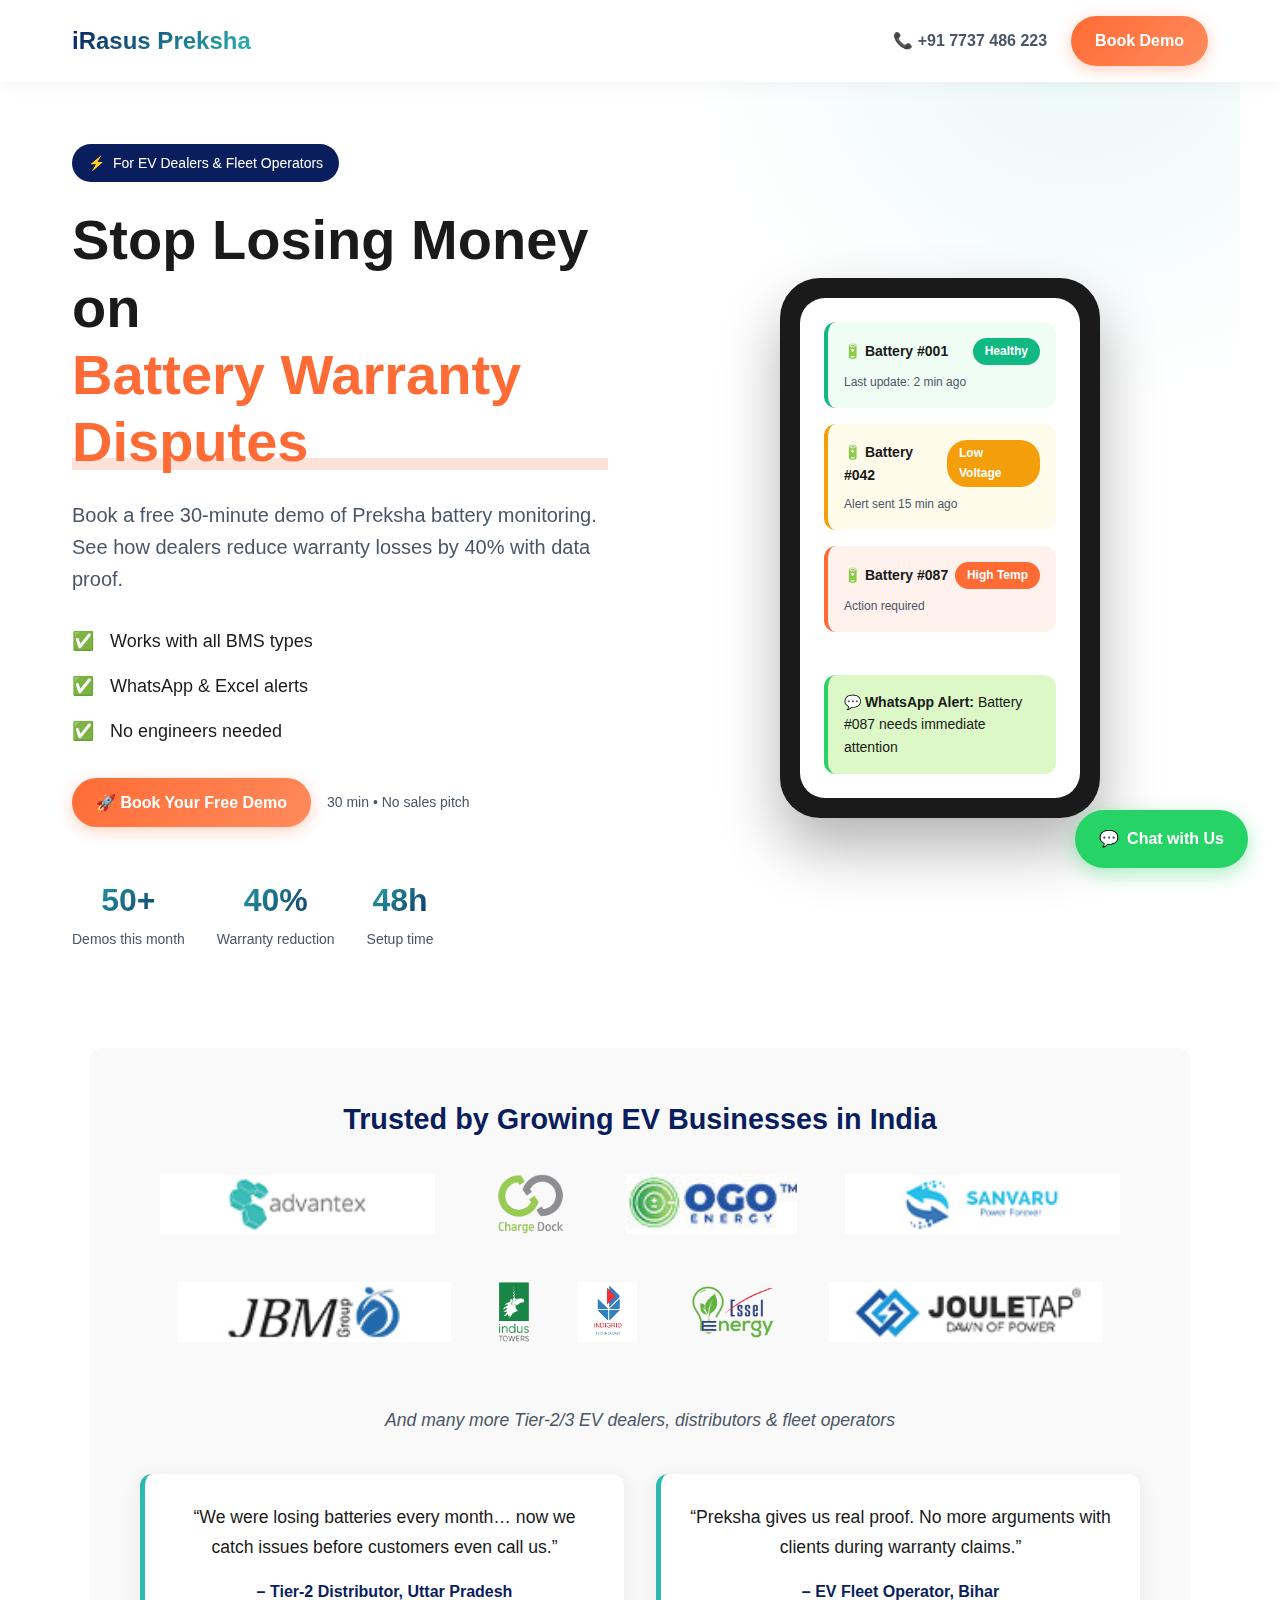
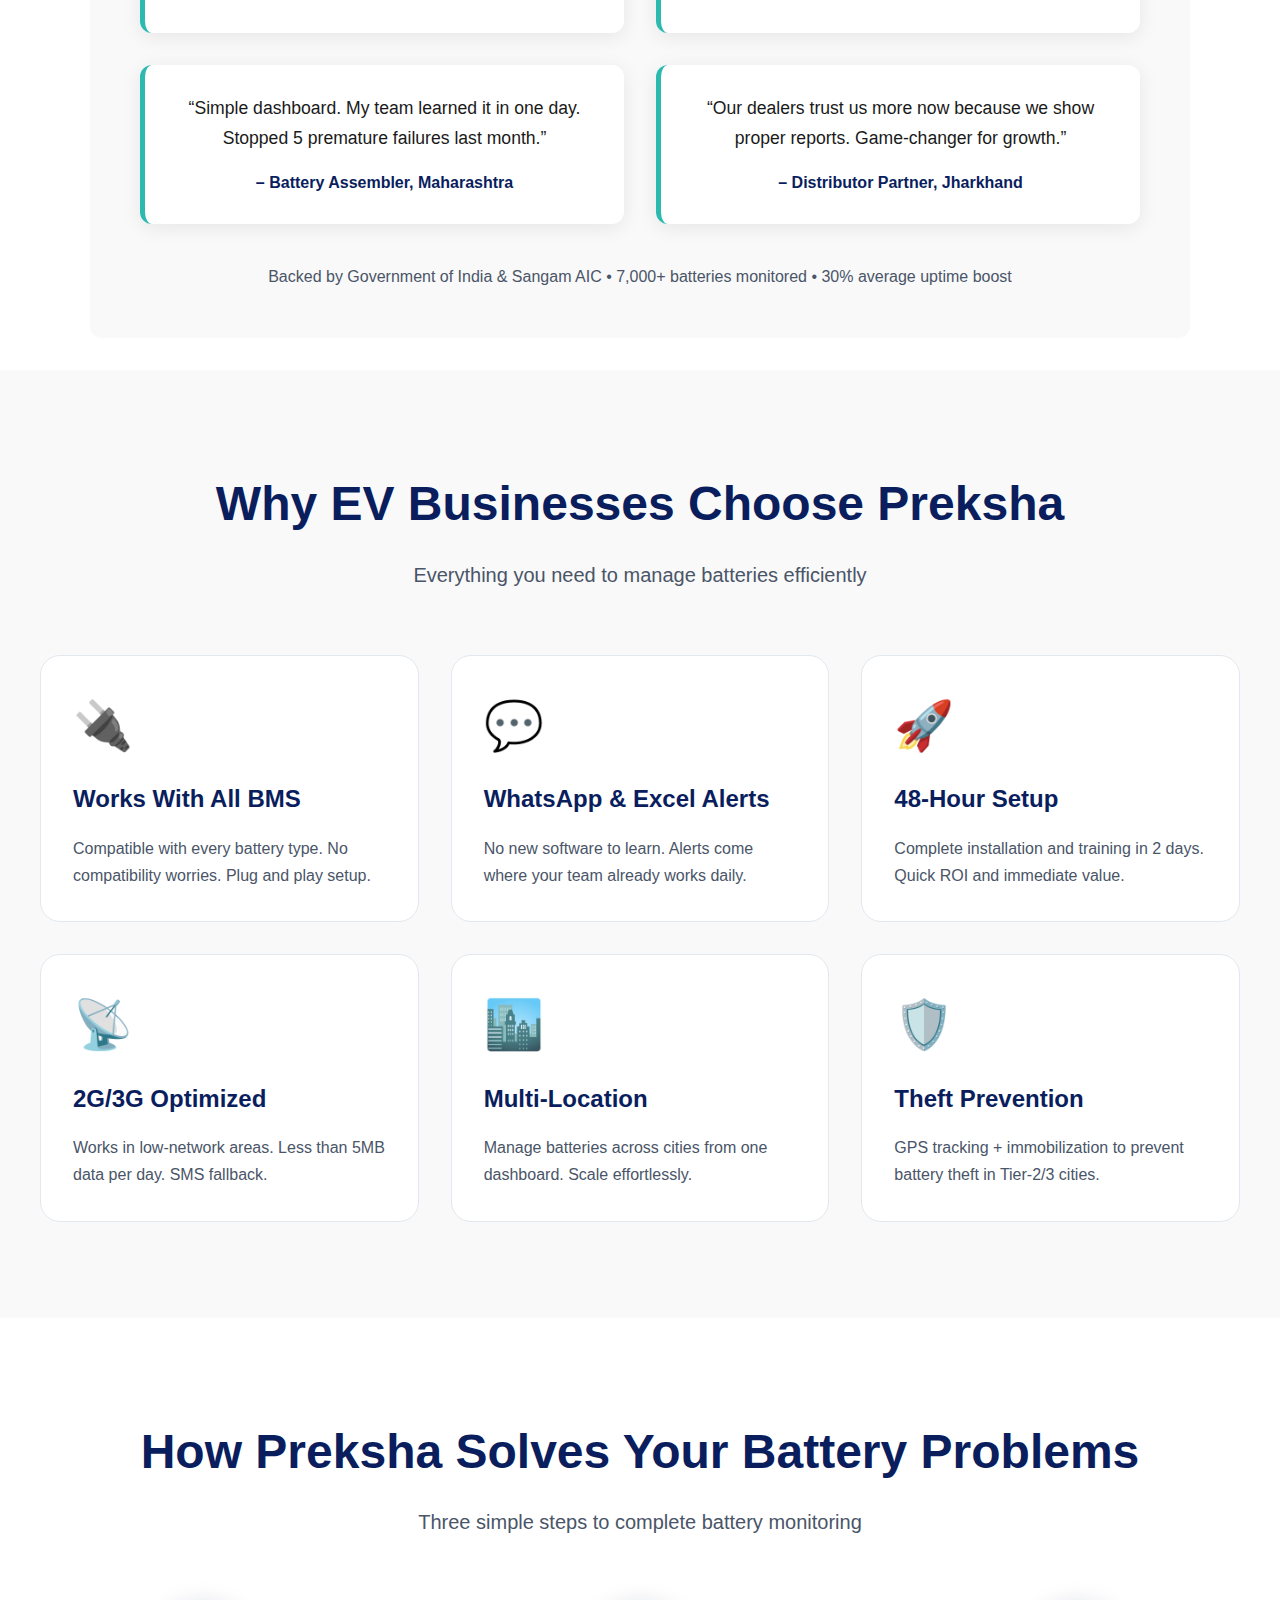
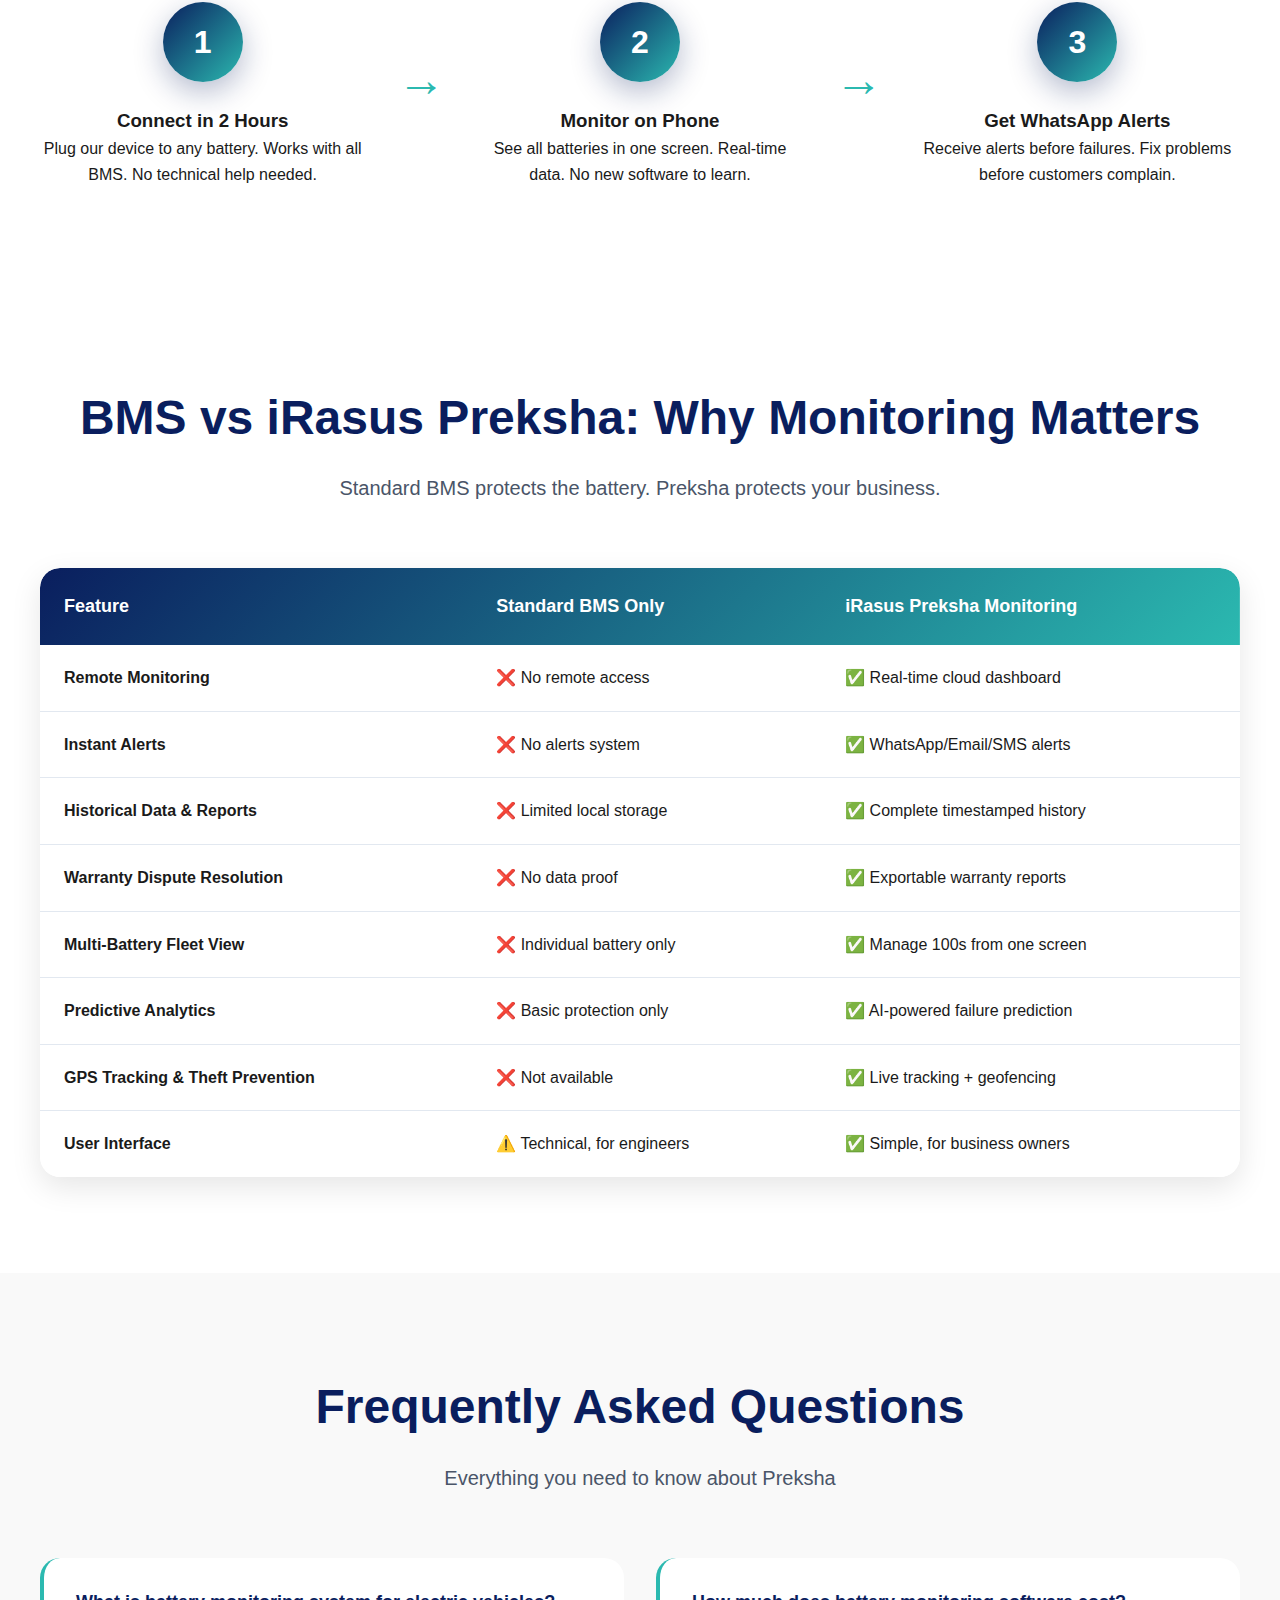
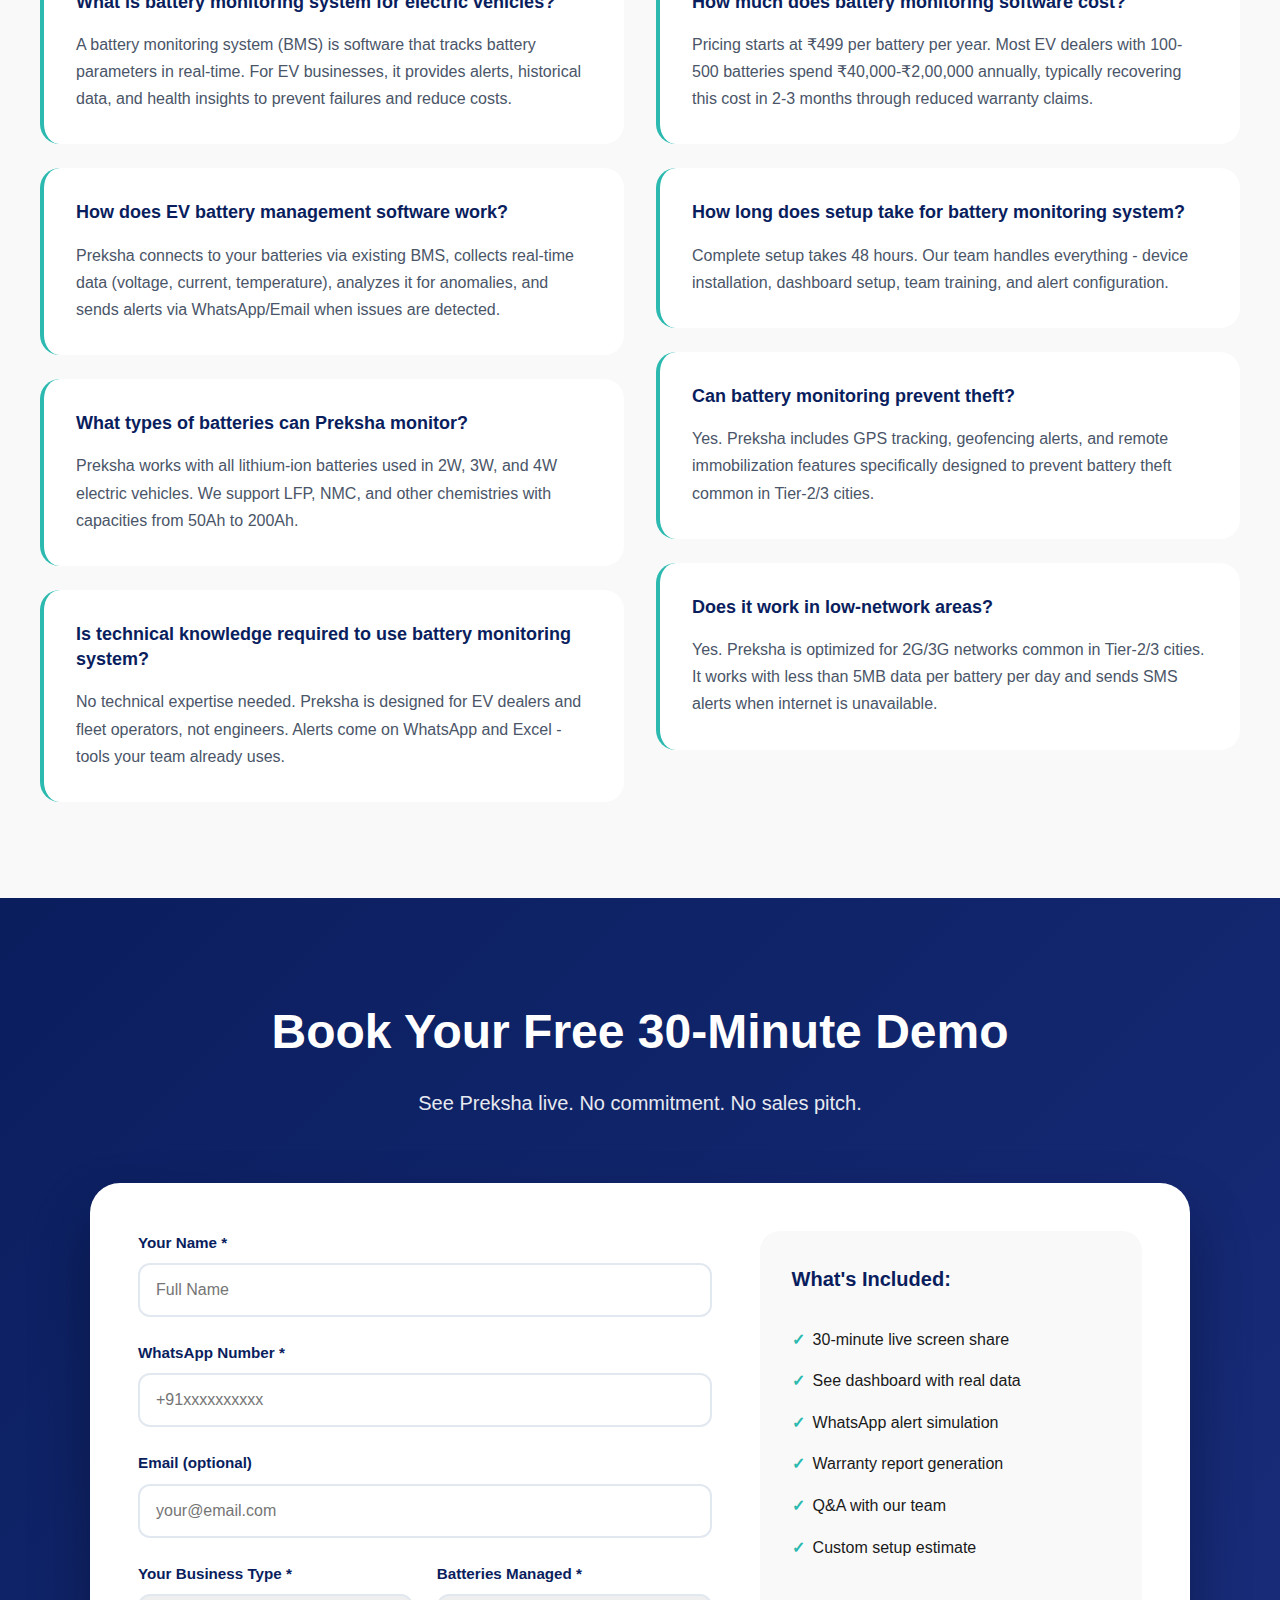
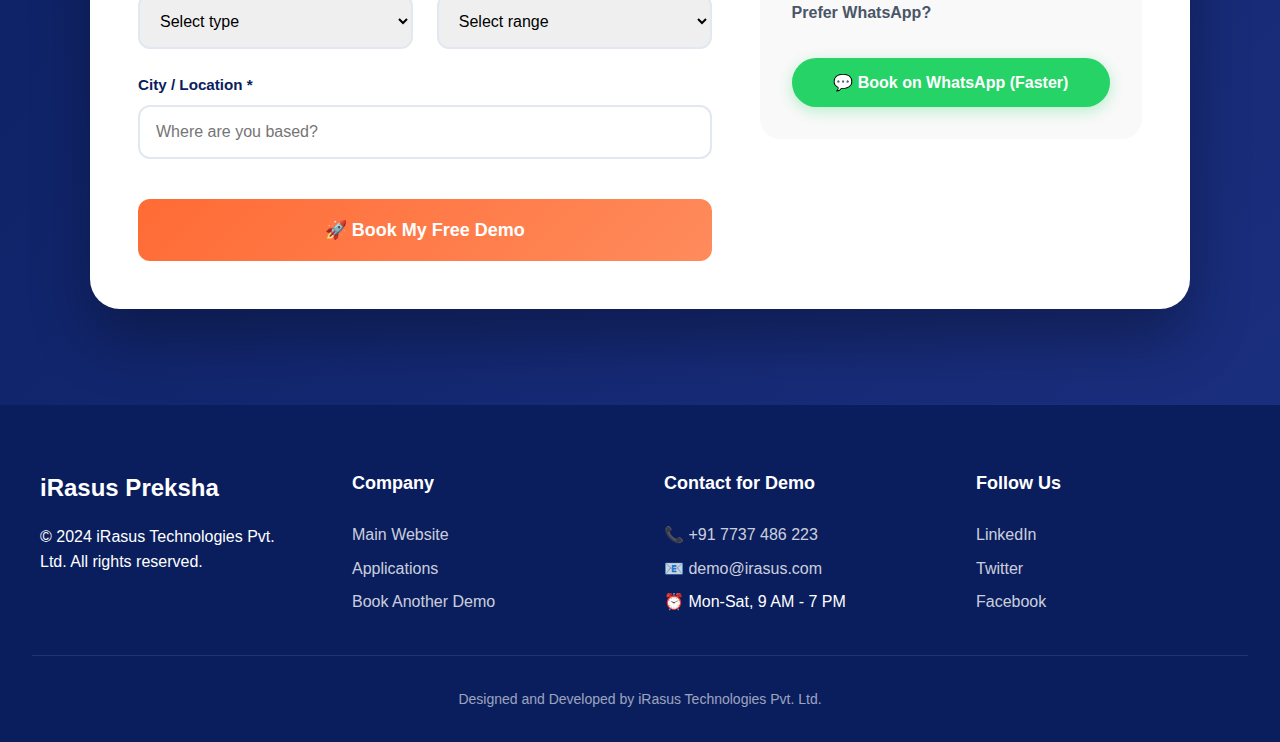
<file: index.html>
<!DOCTYPE html>
<html lang="en-IN" dir="ltr" itemscope itemtype="https://schema.org/WebPage">
<head>
    <meta charset="UTF-8">
    <meta name="viewport" content="width=device-width, initial-scale=1.0, maximum-scale=5.0">
    
    <!-- Primary Meta Tags -->
    <title>Preksha Battery Monitoring System | EV Battery Management Software for Dealers & Fleet Operators</title>
    <meta name="description" content="Preksha battery monitoring system helps EV dealers, fleet operators & battery assemblers reduce warranty losses by 40%. Real-time alerts on WhatsApp/Excel. Works with all BMS. Book free demo.">
    <meta name="keywords" content="battery monitoring system for EV, EV battery management software, battery health monitoring system, battery tracking system for electric vehicles, warranty dispute solution for batteries, battery failure prevention system, EV dealer software, fleet management software for electric vehicles, battery monitoring for 2W 3W EV, battery safety system for electric rickshaw">
    
    <!-- SEO Meta -->
    <meta name="author" content="iRasus Technologies">
    <meta name="robots" content="index, follow, max-image-preview:large, max-snippet:-1, max-video-preview:-1">
    <meta name="googlebot" content="index, follow">
    <meta name="bingbot" content="index, follow">
    <meta name="referrer" content="origin-when-cross-origin">
    
    <!-- Canonical & Alternate -->
    <link rel="canonical" href="https://demo.irasus.com">
    <link rel="alternate" hreflang="en-IN" href="https://demo.irasus.com">
    <link rel="alternate" hreflang="en" href="https://demo.irasus.com">
    <link rel="alternate" hreflang="hi" href="https://demo.irasus.com/hi">
    
    <!-- Geo & Local SEO -->
    <meta name="geo.region" content="IN-HR">
    <meta name="geo.placename" content="Gurugram, Haryana">
    <meta name="geo.position" content="28.4595;77.0266">
    <meta name="ICBM" content="28.4595, 77.0266">
    
    <!-- Open Graph -->
    <meta property="og:locale" content="en_IN">
    <meta property="og:type" content="website">
    <meta property="og:site_name" content="iRasus Preksha">
    <meta property="og:url" content="https://demo.irasus.com">
    <meta property="og:title" content="Preksha Battery Monitoring System | Reduce EV Battery Warranty Losses by 40%">
    <meta property="og:description" content="Real-time battery monitoring for EV dealers & fleet operators. WhatsApp alerts. Works with all BMS. Book free demo.">
    <meta property="og:image" content="https://demo.irasus.com/assets/images/og-image.jpg">
    <meta property="og:image:width" content="1200">
    <meta property="og:image:height" content="630">
    <meta property="og:image:alt" content="Preksha Battery Monitoring Dashboard for EV Businesses">
    
    <!-- Twitter -->
    <meta name="twitter:card" content="summary_large_image">
    <meta name="twitter:site" content="@irasus">
    <meta name="twitter:creator" content="@irasus">
    <meta name="twitter:title" content="Preksha Battery Monitoring for EV Dealers | Reduce Warranty Losses">
    <meta name="twitter:description" content="Battery monitoring system that works with all BMS. WhatsApp alerts. 40% reduction in warranty losses.">
    <meta name="twitter:image" content="https://demo.irasus.com/assets/images/twitter-card.jpg">
    
    <!-- Structured Data / Schema.org -->
    <script type="application/ld+json">
    [
        {
            "@context": "https://schema.org",
            "@type": "SoftwareApplication",
            "name": "Preksha Battery Monitoring System",
            "applicationCategory": "BusinessApplication",
            "operatingSystem": "Web, Android, iOS",
            "description": "Battery monitoring and management software for electric vehicle batteries, providing real-time tracking, alerts, and analytics for EV dealers and fleet operators.",
            "url": "https://demo.irasus.com",
            "image": "https://demo.irasus.com/assets/images/preksha-dashboard.jpg",
            "offers": {
                "@type": "Offer",
                "price": "0",
                "priceCurrency": "INR",
                "availability": "https://schema.org/InStock"
            },
            "aggregateRating": {
                "@type": "AggregateRating",
                "ratingValue": "4.8",
                "ratingCount": "127",
                "bestRating": "5",
                "worstRating": "1"
            },
            "author": {
                "@type": "Organization",
                "name": "iRasus Technologies",
                "url": "https://irasus.com",
                "logo": "https://irasus.com/logo.png",
                "address": {
                    "@type": "PostalAddress",
                    "streetAddress": "Gurugram",
                    "addressLocality": "Gurugram",
                    "addressRegion": "Haryana",
                    "postalCode": "122002",
                    "addressCountry": "IN"
                }
            }
        },
        {
            "@context": "https://schema.org",
            "@type": "WebPage",
            "name": "Book Preksha Demo - Battery Monitoring System",
            "description": "Book a free demonstration of Preksha battery monitoring system for electric vehicle dealers and fleet operators",
            "url": "https://demo.irasus.com",
            "mainEntity": {
                "@type": "Demand",
                "name": "Preksha Battery Monitoring System Demo",
                "description": "Free 30-minute demonstration for EV dealers and fleet operators"
            }
        },
        {
            "@context": "https://schema.org",
            "@type": "FAQPage",
            "mainEntity": [
                {
                    "@type": "Question",
                    "name": "What is a battery monitoring system for EV?",
                    "acceptedAnswer": {
                        "@type": "Answer",
                        "text": "A battery monitoring system (BMS) tracks real-time battery health parameters like voltage, current, temperature, and state of charge. Preksha provides advanced monitoring with alerts and analytics specifically designed for EV dealers and fleet operators to reduce warranty losses and prevent breakdowns."
                    }
                },
                {
                    "@type": "Question",
                    "name": "How does battery monitoring prevent warranty losses?",
                    "acceptedAnswer": {
                        "@type": "Answer",
                        "text": "Preksha provides timestamped data showing battery parameters before failure. This data proves whether the failure was due to manufacturing defects or customer misuse, helping you win warranty disputes and avoid unnecessary replacement costs. Customers report 40% reduction in warranty losses."
                    }
                },
                {
                    "@type": "Question",
                    "name": "What types of EV batteries does Preksha work with?",
                    "acceptedAnswer": {
                        "@type": "Answer",
                        "text": "Preksha works with all major lithium-ion battery chemistries used in 2W, 3W, and 4W EVs, including LFP, NMC, and others. The system is compatible with all BMS types in the market and works with batteries from 50Ah to 200Ah capacity."
                    }
                },
                {
                    "@type": "Question",
                    "name": "Do I need technical expertise to use Preksha?",
                    "acceptedAnswer": {
                        "@type": "Answer",
                        "text": "No technical expertise is required. The platform is designed for non-technical users. Alerts come on WhatsApp and Excel - tools your team already uses daily. Setup takes 48 hours with our support."
                    }
                },
                {
                    "@type": "Question",
                    "name": "How much does Preksha battery monitoring system cost?",
                    "acceptedAnswer": {
                        "@type": "Answer",
                        "text": "Pricing starts at per battery per year. Book a free demo to get customized pricing based on your fleet size and requirements. No long-term contracts required."
                    }
                }
            ]
        },
        {
            "@context": "https://schema.org",
            "@type": "BreadcrumbList",
            "itemListElement": [
                {
                    "@type": "ListItem",
                    "position": 1,
                    "name": "Home",
                    "item": "https://irasus.com"
                },
                {
                    "@type": "ListItem",
                    "position": 2,
                    "name": "Preksha Battery Monitoring",
                    "item": "https://irasus.com/preksha"
                },
                {
                    "@type": "ListItem",
                    "position": 3,
                    "name": "Book Demo",
                    "item": "https://demo.irasus.com"
                }
            ]
        },
        {
            "@context": "https://schema.org",
            "@type": "Organization",
            "name": "iRasus Technologies",
            "url": "https://irasus.com",
            "logo": "https://irasus.com/logo.png",
            "contactPoint": {
                "@type": "ContactPoint",
                "telephone": "+917737486223",
                "contactType": "customer service",
                "areaServed": "IN",
                "availableLanguage": ["English", "Hindi"]
            },
            "sameAs": [
                "https://www.linkedin.com/company/irasus",
                "https://twitter.com/irasus",
                "https://facebook.com/irasus"
            ]
        }
    ]
    </script>
    
    <!-- Favicon & App Icons -->
    <link rel="icon" type="image/x-icon" href="favicon.ico">
    <link rel="icon" type="image/png" sizes="16x16" href="favicon-16x16.png">
    <link rel="icon" type="image/png" sizes="32x32" href="favicon-32x32.png">
    <link rel="apple-touch-icon" sizes="180x180" href="apple-touch-icon.png">
    <link rel="icon" type="image/png" sizes="192x192" href="android-chrome-192x192.png">
    <link rel="icon" type="image/png" sizes="512x512" href="android-chrome-512x512.png">

    <!-- Manifest -->
    <link rel="manifest" href="site.webmanifest" crossorigin="use-credentials">

    <!-- PWA Theme Color -->
    <meta name="theme-color" content="#0A1E5E">
    <meta name="msapplication-TileColor" content="#0A1E5E">
 
    <!-- External CSS -->
    <link rel="stylesheet" href="assets/css/style.css">
</head>
<body>
    <!-- Header -->
    <header>
        <nav>
            <div class="logo">iRasus Preksha</div>
            <div class="cta-header">
                <a href="tel:+917737486223" class="phone">📞 +91 7737 486 223</a>
                <a href="#demo" class="btn btn-primary">Book Demo</a>
            </div>
        </nav>
    </header>

    <!-- Hero Section -->
    <section class="hero">
        <div class="hero-content">
            <div class="badge">
                <span>⚡</span>
                <span>For EV Dealers & Fleet Operators</span>
            </div>
            
            <h1>
                Stop Losing Money on 
                <span class="highlight">Battery Warranty Disputes</span>
            </h1>
            
            <p class="subtitle">
                Book a free 30-minute demo of Preksha battery monitoring. 
                See how dealers reduce warranty losses by 40% with data proof.
            </p>
            
            <div class="features-list">
                <div class="feature-item">
                    <span>✅</span>
                    <span>Works with all BMS types</span>
                </div>
                <div class="feature-item">
                    <span>✅</span>
                    <span>WhatsApp & Excel alerts</span>
                </div>
                <div class="feature-item">
                    <span>✅</span>
                    <span>No engineers needed</span>
                </div>
            </div>
            
            <div class="hero-cta">
                <a href="#demo" class="btn btn-primary">🚀 Book Your Free Demo</a>
                <span class="demo-info">30 min • No sales pitch</span>
            </div>
            
            <div class="stats">
                <div class="stat">
                    <span class="stat-number">50+</span>
                    <span class="stat-label">Demos this month</span>
                </div>
                <div class="stat">
                    <span class="stat-number">40%</span>
                    <span class="stat-label">Warranty reduction</span>
                </div>
                <div class="stat">
                    <span class="stat-number">48h</span>
                    <span class="stat-label">Setup time</span>
                </div>
            </div>
        </div>
        
        <div class="hero-visual">
            <div class="phone-mockup">
                <div class="phone-screen">
                    <div class="battery-status">
                        <div class="battery-header">
                            <span class="battery-id">🔋 Battery #001</span>
                            <span class="status-badge status-healthy">Healthy</span>
                        </div>
                        <div class="battery-time">Last update: 2 min ago</div>
                    </div>
                    
                    <div class="battery-status">
                        <div class="battery-header">
                            <span class="battery-id">🔋 Battery #042</span>
                            <span class="status-badge status-warning">Low Voltage</span>
                        </div>
                        <div class="battery-time">Alert sent 15 min ago</div>
                    </div>
                    
                    <div class="battery-status">
                        <div class="battery-header">
                            <span class="battery-id">🔋 Battery #087</span>
                            <span class="status-badge status-alert">High Temp</span>
                        </div>
                        <div class="battery-time">Action required</div>
                    </div>
                    
                    <div class="whatsapp-notif">
                        💬 <strong>WhatsApp Alert:</strong> Battery #087 needs immediate attention
                    </div>
                </div>
            </div>
        </div>
    </section>

    <!-- Social Proof Section - Place this right after Hero / before main content -->

<div style="background: #f9f9f9; padding: 3rem 2rem; text-align: center; border-radius: 12px; margin: 2rem auto; max-width: 1100px;">
  <h3 style="font-size: 1.8rem; color: #0A1E5E; margin-bottom: 2rem; font-weight: 700;">
    Trusted by Growing EV Businesses in India
  </h3>

  <!-- Partner Logos (add your actual image URLs or placeholders) -->
  <div style="display: flex; justify-content: center; gap: 3rem; flex-wrap: wrap; margin-bottom: 2.5rem; align-items: center;">
    <img src="assets/images/partner/logos/ADVANTEX.jpg" alt="Advantex" style="height: 60px; opacity: 0.9;">
    <img src="assets/images/partner/logos/chargedock.png" alt="Chargedoc" style="height: 60px; opacity: 0.9;">
    <img src="assets/images/partner/logos/OGO.jpg" alt="OGO" style="height: 60px; opacity: 0.9;">
    <img src="assets/images/partner/logos/SANVARU.jpg" alt="Sanvaru" style="height: 60px; opacity: 0.9;">
    <img src="assets/images/partner/logos/JBM.jpg" alt="JBM" style="height: 60px; opacity: 0.9;">
    <img src="assets/images/partner/logos/indus.png" alt="Indus" style="height: 60px; opacity: 0.9;">
    <img src="assets/images/partner/logos/indigrid.png" alt="Indigrid" style="height: 60px; opacity: 0.9;">
    <img src="assets/images/partner/logos/esselenergy.png" alt="Essel Energy" style="height: 60px; opacity: 0.9;">
    <img src="assets/images/partner/logos/JOULETAP.jpg" alt="Jouletap" style="height: 60px; opacity: 0.9;">
    <p style="font-size: 1.1rem; color: #4A5568; font-style: italic; margin-top: 1rem;">
      And many more Tier-2/3 EV dealers, distributors & fleet operators
    </p>
  </div>

  <!-- Testimonials Grid -->
  <div style="display: grid; grid-template-columns: repeat(auto-fit, minmax(320px, 1fr)); gap: 2rem; max-width: 1000px; margin: 0 auto;">
    
    <div style="background: white; padding: 1.8rem; border-radius: 12px; box-shadow: 0 4px 20px rgba(0,0,0,0.08); border-left: 5px solid #2BB9B0;">
      <p style="font-size: 1.1rem; line-height: 1.7; color: #1A1A1A; margin-bottom: 1rem;">
        “We were losing batteries every month… now we catch issues before customers even call us.”
      </p>
      <p style="font-weight: 600; color: #0A1E5E; margin: 0;">
        – Tier-2 Distributor, Uttar Pradesh
      </p>
    </div>

    <div style="background: white; padding: 1.8rem; border-radius: 12px; box-shadow: 0 4px 20px rgba(0,0,0,0.08); border-left: 5px solid #2BB9B0;">
      <p style="font-size: 1.1rem; line-height: 1.7; color: #1A1A1A; margin-bottom: 1rem;">
        “Preksha gives us real proof. No more arguments with clients during warranty claims.”
      </p>
      <p style="font-weight: 600; color: #0A1E5E; margin: 0;">
        – EV Fleet Operator, Bihar
      </p>
    </div>

    <div style="background: white; padding: 1.8rem; border-radius: 12px; box-shadow: 0 4px 20px rgba(0,0,0,0.08); border-left: 5px solid #2BB9B0;">
      <p style="font-size: 1.1rem; line-height: 1.7; color: #1A1A1A; margin-bottom: 1rem;">
        “Simple dashboard. My team learned it in one day. Stopped 5 premature failures last month.”
      </p>
      <p style="font-weight: 600; color: #0A1E5E; margin: 0;">
        – Battery Assembler, Maharashtra
      </p>
    </div>

    <div style="background: white; padding: 1.8rem; border-radius: 12px; box-shadow: 0 4px 20px rgba(0,0,0,0.08); border-left: 5px solid #2BB9B0;">
      <p style="font-size: 1.1rem; line-height: 1.7; color: #1A1A1A; margin-bottom: 1rem;">
        “Our dealers trust us more now because we show proper reports. Game-changer for growth.”
      </p>
      <p style="font-weight: 600; color: #0A1E5E; margin: 0;">
        – Distributor Partner, Jharkhand
      </p>
    </div>

  </div>

  <!-- Optional Small Trust Badge -->
  <p style="margin-top: 2.5rem; font-size: 1rem; color: #4A5568;">
    Backed by Government of India & Sangam AIC • 7,000+ batteries monitored • 30% average uptime boost
  </p>
</div>

    <!-- Benefits Section -->
    <section class="benefits">
        <div class="container">
            <div class="section-header">
                <h2>Why EV Businesses Choose Preksha</h2>
                <p class="section-subtitle">Everything you need to manage batteries efficiently</p>
            </div>
            
            <div class="benefits-grid">
                <div class="benefit-card">
                    <div class="benefit-icon">🔌</div>
                    <h3>Works With All BMS</h3>
                    <p>Compatible with every battery type. No compatibility worries. Plug and play setup.</p>
                </div>
                
                <div class="benefit-card">
                    <div class="benefit-icon">💬</div>
                    <h3>WhatsApp & Excel Alerts</h3>
                    <p>No new software to learn. Alerts come where your team already works daily.</p>
                </div>
                
                <div class="benefit-card">
                    <div class="benefit-icon">🚀</div>
                    <h3>48-Hour Setup</h3>
                    <p>Complete installation and training in 2 days. Quick ROI and immediate value.</p>
                </div>
                
                <div class="benefit-card">
                    <div class="benefit-icon">📡</div>
                    <h3>2G/3G Optimized</h3>
                    <p>Works in low-network areas. Less than 5MB data per day. SMS fallback.</p>
                </div>
                
                <div class="benefit-card">
                    <div class="benefit-icon">🏙️</div>
                    <h3>Multi-Location</h3>
                    <p>Manage batteries across cities from one dashboard. Scale effortlessly.</p>
                </div>
                
                <div class="benefit-card">
                    <div class="benefit-icon">🛡️</div>
                    <h3>Theft Prevention</h3>
                    <p>GPS tracking + immobilization to prevent battery theft in Tier-2/3 cities.</p>
                </div>
            </div>
        </div>
    </section>

    <!-- How It Works -->
    <section class="how-it-works">
        <div class="container">
            <div class="section-header">
                <h2>How Preksha Solves Your Battery Problems</h2>
                <p class="section-subtitle">Three simple steps to complete battery monitoring</p>
            </div>
            
            <div class="steps">
                <div class="step">
                    <div class="step-number">1</div>
                    <h3>Connect in 2 Hours</h3>
                    <p>Plug our device to any battery. Works with all BMS. No technical help needed.</p>
                </div>
                
                <div class="step-arrow">→</div>
                
                <div class="step">
                    <div class="step-number">2</div>
                    <h3>Monitor on Phone</h3>
                    <p>See all batteries in one screen. Real-time data. No new software to learn.</p>
                </div>
                
                <div class="step-arrow">→</div>
                
                <div class="step">
                    <div class="step-number">3</div>
                    <h3>Get WhatsApp Alerts</h3>
                    <p>Receive alerts before failures. Fix problems before customers complain.</p>
                </div>
            </div>
        </div>
    </section>

    <!-- Comparison Table -->
    <section class="comparison-section">
        <div class="container">
            <div class="section-header">
                <h2>BMS vs iRasus Preksha: Why Monitoring Matters</h2>
                <p class="section-subtitle">Standard BMS protects the battery. Preksha protects your business.</p>
            </div>
            
            <div class="table-wrapper">
                <table class="comparison-table">
                    <thead>
                        <tr>
                            <th>Feature</th>
                            <th>Standard BMS Only</th>
                            <th>iRasus Preksha Monitoring</th>
                        </tr>
                    </thead>
                    <tbody>
                        <tr>
                            <td><strong>Remote Monitoring</strong></td>
                            <td>❌ No remote access</td>
                            <td>✅ Real-time cloud dashboard</td>
                        </tr>
                        <tr>
                            <td><strong>Instant Alerts</strong></td>
                            <td>❌ No alerts system</td>
                            <td>✅ WhatsApp/Email/SMS alerts</td>
                        </tr>
                        <tr>
                            <td><strong>Historical Data & Reports</strong></td>
                            <td>❌ Limited local storage</td>
                            <td>✅ Complete timestamped history</td>
                        </tr>
                        <tr>
                            <td><strong>Warranty Dispute Resolution</strong></td>
                            <td>❌ No data proof</td>
                            <td>✅ Exportable warranty reports</td>
                        </tr>
                        <tr>
                            <td><strong>Multi-Battery Fleet View</strong></td>
                            <td>❌ Individual battery only</td>
                            <td>✅ Manage 100s from one screen</td>
                        </tr>
                        <tr>
                            <td><strong>Predictive Analytics</strong></td>
                            <td>❌ Basic protection only</td>
                            <td>✅ AI-powered failure prediction</td>
                        </tr>
                        <tr>
                            <td><strong>GPS Tracking & Theft Prevention</strong></td>
                            <td>❌ Not available</td>
                            <td>✅ Live tracking + geofencing</td>
                        </tr>
                        <tr>
                            <td><strong>User Interface</strong></td>
                            <td>⚠️ Technical, for engineers</td>
                            <td>✅ Simple, for business owners</td>
                        </tr>
                    </tbody>
                </table>
            </div>
        </div>
    </section>

    <!-- FAQ Section -->
    <section class="faq-section">
        <div class="container">
            <div class="section-header">
                <h2>Frequently Asked Questions</h2>
                <p class="section-subtitle">Everything you need to know about Preksha</p>
            </div>
            
            <div class="faq-grid">
                <div class="faq-column">
                    <div class="faq-item">
                        <h3>What is battery monitoring system for electric vehicles?</h3>
                        <p>A battery monitoring system (BMS) is software that tracks battery parameters in real-time. For EV businesses, it provides alerts, historical data, and health insights to prevent failures and reduce costs.</p>
                    </div>
                    
                    <div class="faq-item">
                        <h3>How does EV battery management software work?</h3>
                        <p>Preksha connects to your batteries via existing BMS, collects real-time data (voltage, current, temperature), analyzes it for anomalies, and sends alerts via WhatsApp/Email when issues are detected.</p>
                    </div>
                    
                    <div class="faq-item">
                        <h3>What types of batteries can Preksha monitor?</h3>
                        <p>Preksha works with all lithium-ion batteries used in 2W, 3W, and 4W electric vehicles. We support LFP, NMC, and other chemistries with capacities from 50Ah to 200Ah.</p>
                    </div>
                    
                    <div class="faq-item">
                        <h3>Is technical knowledge required to use battery monitoring system?</h3>
                        <p>No technical expertise needed. Preksha is designed for EV dealers and fleet operators, not engineers. Alerts come on WhatsApp and Excel - tools your team already uses.</p>
                    </div>
                </div>
                
                <div class="faq-column">
                    <div class="faq-item">
                        <h3>How much does battery monitoring software cost?</h3>
                        <p>Pricing starts at ₹499 per battery per year. Most EV dealers with 100-500 batteries spend ₹40,000-₹2,00,000 annually, typically recovering this cost in 2-3 months through reduced warranty claims.</p>
                    </div>
                    
                    <div class="faq-item">
                        <h3>How long does setup take for battery monitoring system?</h3>
                        <p>Complete setup takes 48 hours. Our team handles everything - device installation, dashboard setup, team training, and alert configuration.</p>
                    </div>
                    
                    <div class="faq-item">
                        <h3>Can battery monitoring prevent theft?</h3>
                        <p>Yes. Preksha includes GPS tracking, geofencing alerts, and remote immobilization features specifically designed to prevent battery theft common in Tier-2/3 cities.</p>
                    </div>
                    
                    <div class="faq-item">
                        <h3>Does it work in low-network areas?</h3>
                        <p>Yes. Preksha is optimized for 2G/3G networks common in Tier-2/3 cities. It works with less than 5MB data per battery per day and sends SMS alerts when internet is unavailable.</p>
                    </div>
                </div>
            </div>
        </div>
    </section>

    <!-- Demo Form -->
    <section id="demo" class="demo-section">
        <div class="container">
            <div class="section-header">
                <h2>Book Your Free 30-Minute Demo</h2>
                <p class="section-subtitle">See Preksha live. No commitment. No sales pitch.</p>
            </div>
            
            <div class="form-wrapper">
                <div class="form-container-grid">
                    <!-- <form id="demoForm">
                        <div class="form-group">
                            <label for="name">Full Name *</label>
                            <input type="text" id="name" required placeholder="Enter your name">
                        </div>
                        
                        <div class="form-group">
                            <label for="mobile">Mobile Number *</label>
                            <input type="tel" id="mobile" required pattern="[0-9]{10}" placeholder="Enter 10-digit number">
                        </div>
                        
                        <div class="form-row">
                            <div class="form-group">
                                <label for="business">Your Business *</label>
                                <select id="business" required>
                                    <option value="">Select type</option>
                                    <option value="dealer">EV Dealer / Distributor</option>
                                    <option value="fleet">Fleet Operator</option>
                                    <option value="assembler">Battery Assembler</option>
                                    <option value="oem">EV OEM / Manufacturer</option>
                                    <option value="other">Other</option>
                                </select>
                            </div>
                            
                            <div class="form-group">
                                <label for="batteries">Batteries Managed *</label>
                                <select id="batteries" required>
                                    <option value="">Select range</option>
                                    <option value="<50">Less than 50</option>
                                    <option value="50-200">50 - 200</option>
                                    <option value="200-500">200 - 500</option>
                                    <option value="500+">500+</option>
                                </select>
                            </div>
                        </div>
                        
                        <div class="form-group">
                            <label for="city">City / Location *</label>
                            <input type="text" id="city" required placeholder="Where are you based?">
                        </div>
                        
                        <button type="submit" class="btn-submit">🚀 Book My Free Demo</button>
                        
                        <div class="form-benefits">
                            <p>✅ WhatsApp confirmation within 15 minutes</p>
                            <p>✅ Choose your preferred demo time (30 mins)</p>
                            <p>✅ See Preksha live with real data</p>
                        </div>
                    </form> -->
                    <!-- Your existing form, updated for Web3Forms -->

                    <form action="https://api.web3forms.com/submit" method="POST">                  
                        <input type="hidden" name="access_key" value="03211568-5606-434f-8155-6c5e10e9190a">
                        <input type="hidden" name="subject" value="New Preksha Demo Request from Landing Page">
                        <input type="hidden" name="from_name" value="Preksha Demo Landing Page">
                        <!-- Optional: Honeypot spam protection (invisible to humans) -->
                        <input type="checkbox" name="botcheck" class="hidden" style="display: none;">
                        <div class="form-group">
                            <label for="name">Your Name *</label>
                            <input type="text" id="name" name="name" placeholder="Full Name" required>
                        </div>
                        <div class="form-group">
                            <label for="whatsapp">WhatsApp Number *</label>
                            <input type="tel" id="whatsapp" name="whatsapp" placeholder="+91xxxxxxxxxx" required>
                        </div>
                        <div class="form-group">
                            <label for="email">Email (optional)</label>
                            <input type="email" id="email" name="email" placeholder="your@email.com">
                        </div>
                        <div class="form-row">
                            <div class="form-group">
                            <label for="business">Your Business Type *</label>
                            <select id="business" name="business_type" required>
                                <option value="">Select type</option>
                                <option value="dealer">EV Dealer / Distributor</option>
                                <option value="fleet">Fleet Operator</option>
                                <option value="assembler">Battery Assembler</option>
                                <option value="oem">EV OEM / Manufacturer</option>
                                <option value="other">Other</option>
                            </select>
                            </div>
                            
                            <div class="form-group">
                            <label for="batteries">Batteries Managed *</label>
                            <select id="batteries" name="batteries_managed" required>
                                <option value="">Select range</option>
                                <option value="<50">Less than 50</option>
                                <option value="50-200">50 - 200</option>
                                <option value="200-500">200 - 500</option>
                                <option value="500+">500+</option>
                            </select>
                            </div>
                        </div>
                        <div class="form-group">
                            <label for="city">City / Location *</label>
                            <input type="text" id="city" name="city" placeholder="Where are you based?" required>
                        </div>

                        <!-- Optional: Redirect after submit (create a thank-you.html page) -->
                       <input type="hidden" name="redirect" value="https://demo.irasus.com/thank-you.html">
                        <button type="submit" class="btn-submit">🚀 Book My Free Demo</button>
                    </form>

                    <div class="sidebar-cta-box">
                        <h3>What's Included:</h3>
                        <ul class="included-list">
                            <li>30-minute live screen share</li>
                            <li>See dashboard with real data</li>
                            <li>WhatsApp alert simulation</li>
                            <li>Warranty report generation</li>
                            <li>Q&A with our team</li>
                            <li>Custom setup estimate</li>
                        </ul>
                        
                        <div class="sidebar-cta">
                            <p>Prefer WhatsApp?</p>
                            <a href="https://wa.me/917737486223?text=Hi%20iRasus,%20I%20want%20a%20Preksha%20demo" 
                               class="btn btn-whatsapp" 
                               target="_blank">
                                💬 Book on WhatsApp (Faster)
                            </a>
                        </div>
                    </div>
                </div>
            </div>
        </div>
    </section>

    <!-- WhatsApp Floating Button -->
    <a href="https://wa.me/917737486223?text=Hi%20iRasus,%20I%20have%20a%20question%20about%20Preksha" 
       class="whatsapp-float" 
       target="_blank">
        <span>💬</span>
        <span>Chat with Us</span>
    </a>

    <!-- Footer -->
    <footer>
        <div class="footer-content">
            <div class="footer-brand">
                <div class="logo-footer">iRasus Preksha</div>
                <p>© 2024 iRasus Technologies Pvt. Ltd. All rights reserved.</p>
            </div>
            <div class="footer-links">
                <h4>Company</h4>
                <a href="https://irasus.com" target="_blank">Main Website</a>
                <a href="https://irasus.com/industries-demo/" target="_blank">Applications</a>
                <a href="#demo">Book Another Demo</a>
            </div>
            <div class="footer-contact">
                <h4>Contact for Demo</h4>
                <p><a href="tel:+917737486223">📞 +91 7737 486 223</a></p>
                <p><a href="mailto:demo@irasus.com">📧 demo@irasus.com</a></p>
                <p>⏰ Mon-Sat, 9 AM - 7 PM</p>
            </div>
            <div class="footer-social">
                <h4>Follow Us</h4>
                <a href="https://www.linkedin.com/company/irasus" target="_blank">LinkedIn</a>
                <a href="https://twitter.com/irasus" target="_blank">Twitter</a>
                <a href="https://facebook.com/irasus" target="_blank">Facebook</a>
            </div>
        </div>
        <div class="footer-bottom">
            <p>Designed and Developed by iRasus Technologies Pvt. Ltd.</p>
        </div>
    </footer>

    <!-- External JavaScript -->
    <script src="assets/js/main.js" defer></script>
    <script src="assets/js/form-handler.js" defer></script>
</body>
</html>
</file>
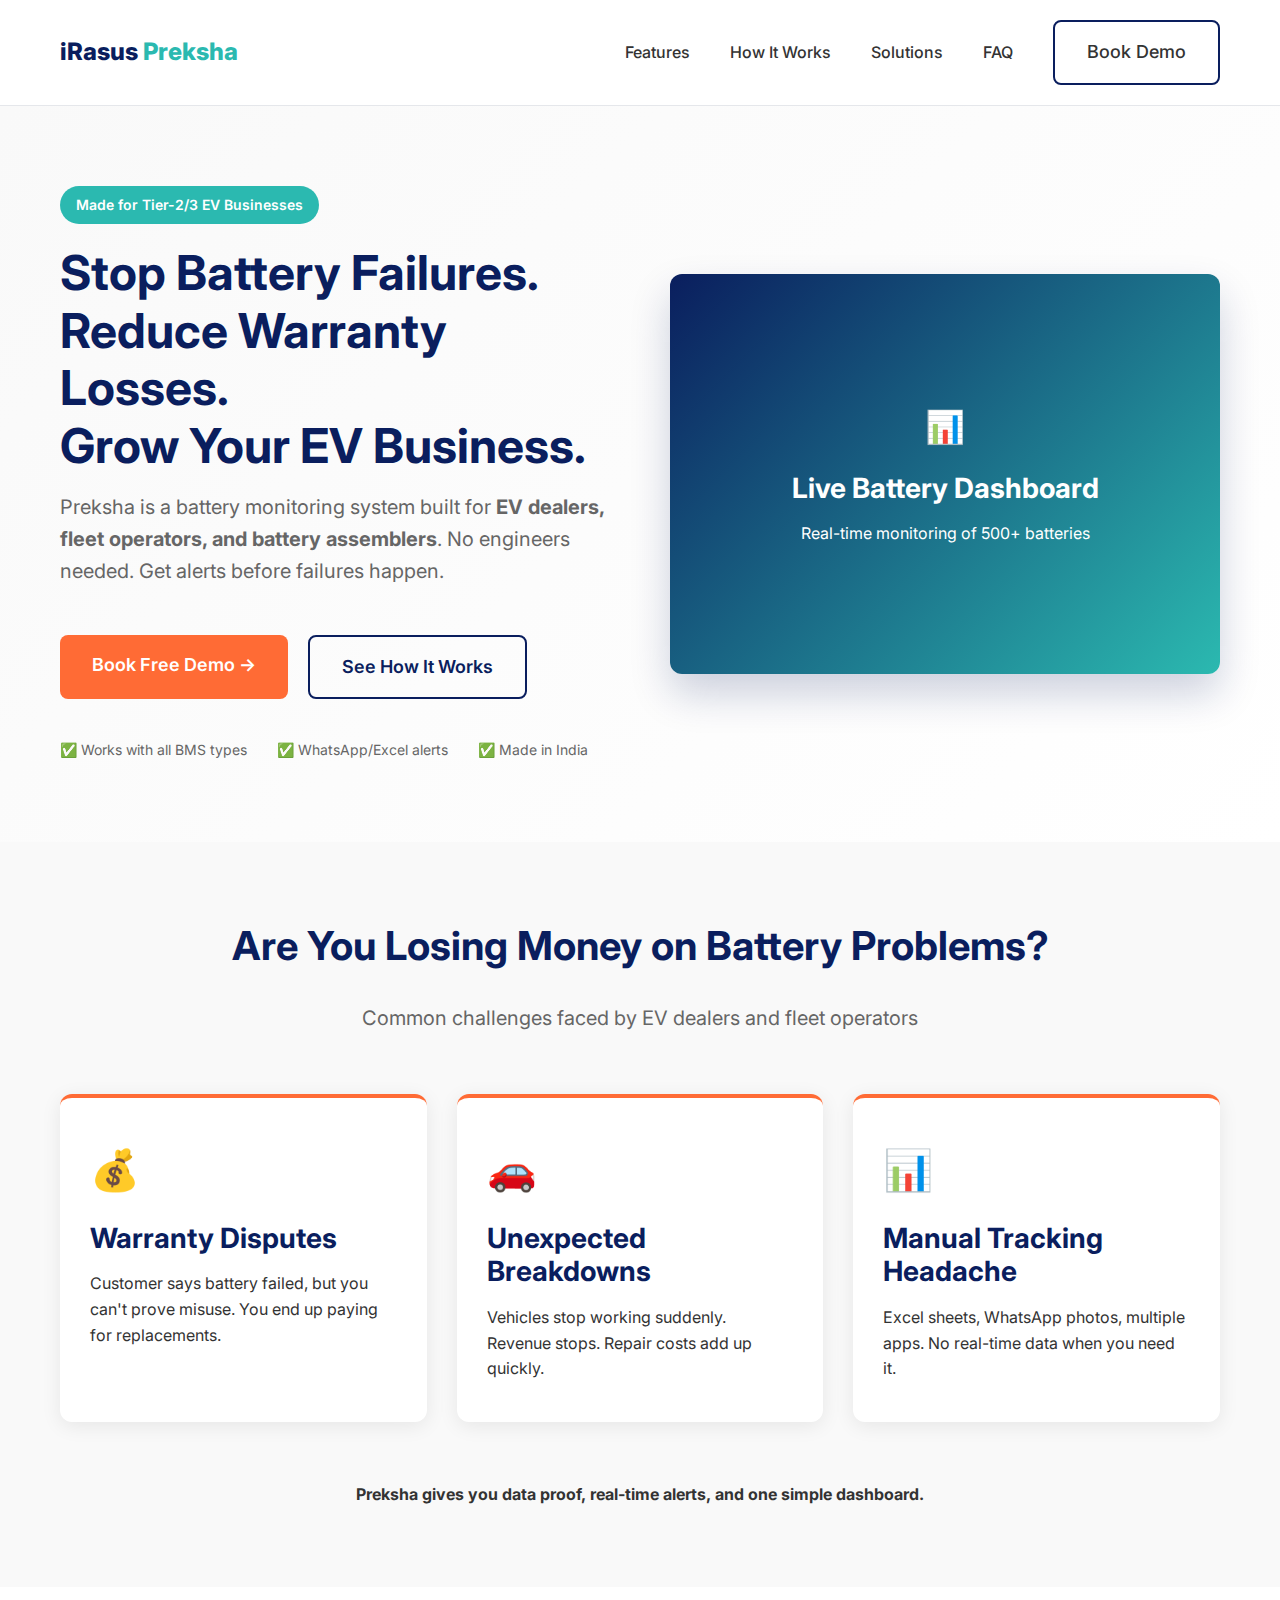
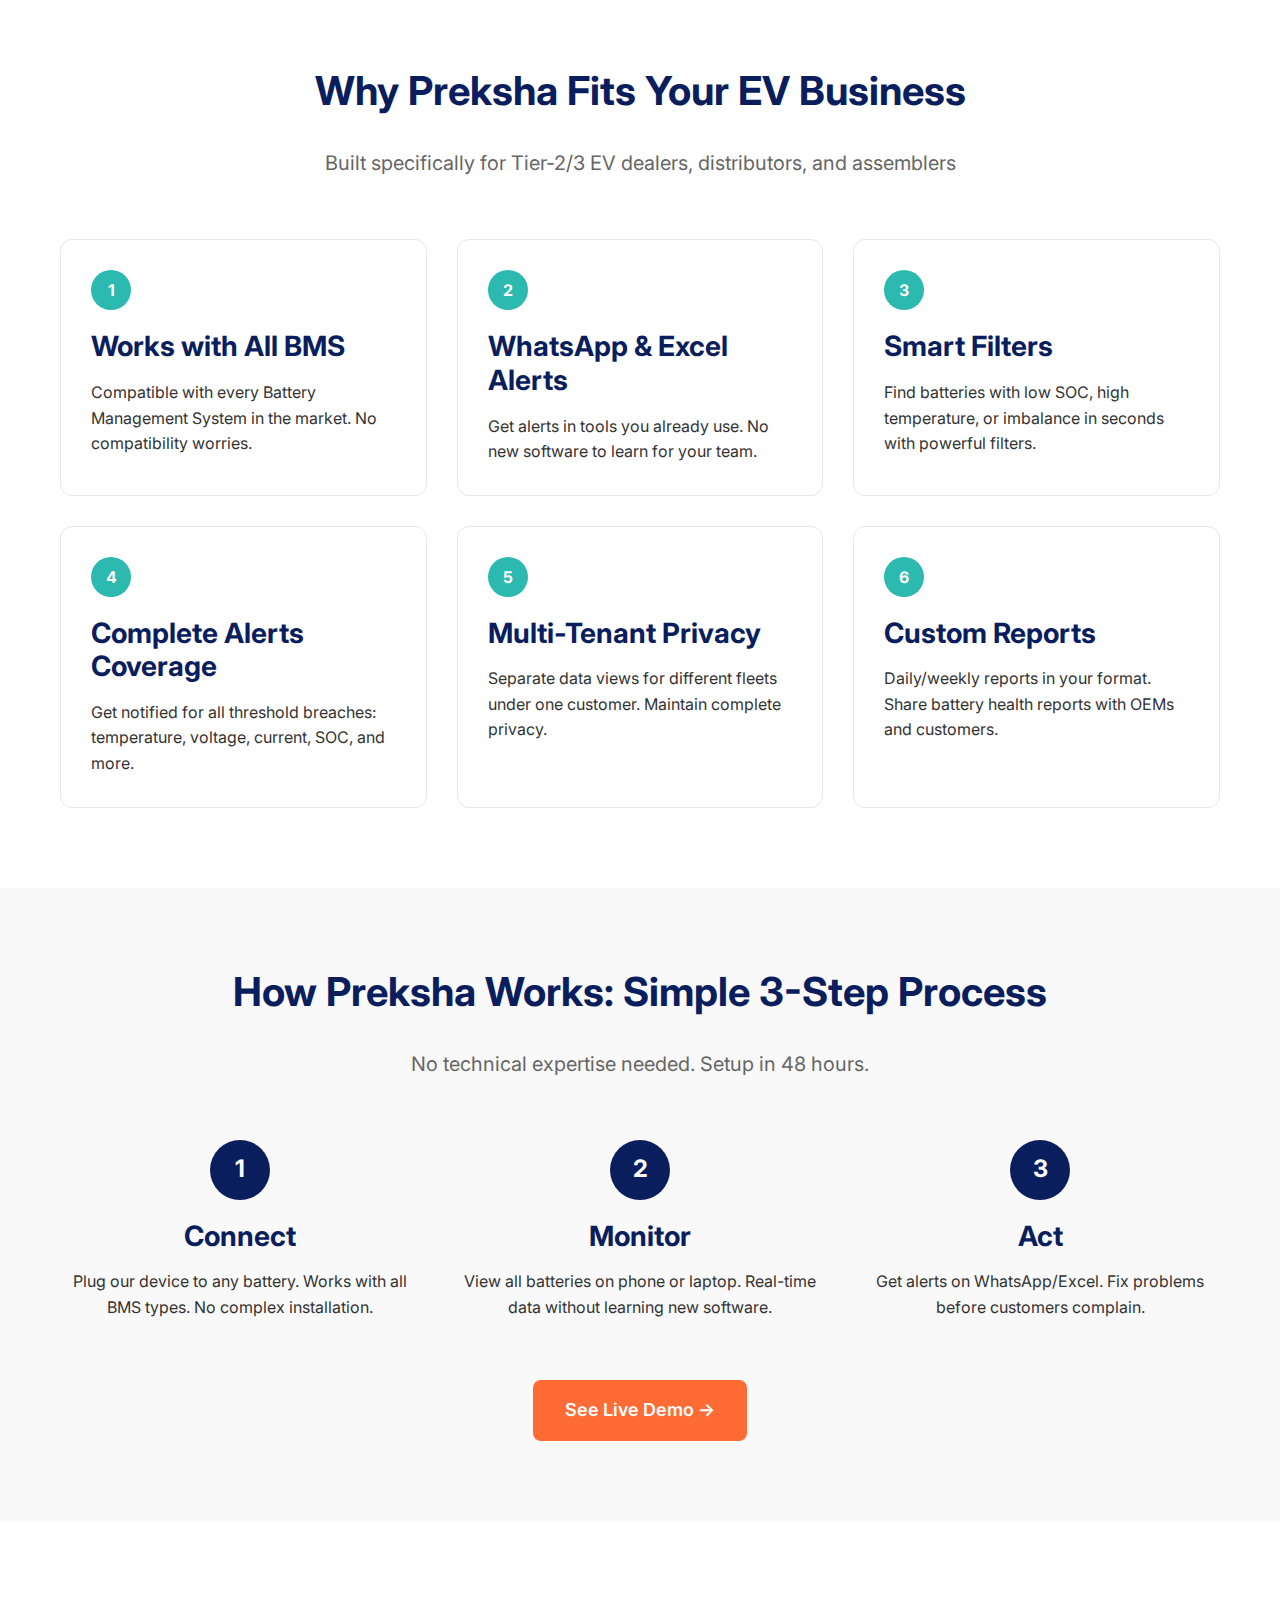
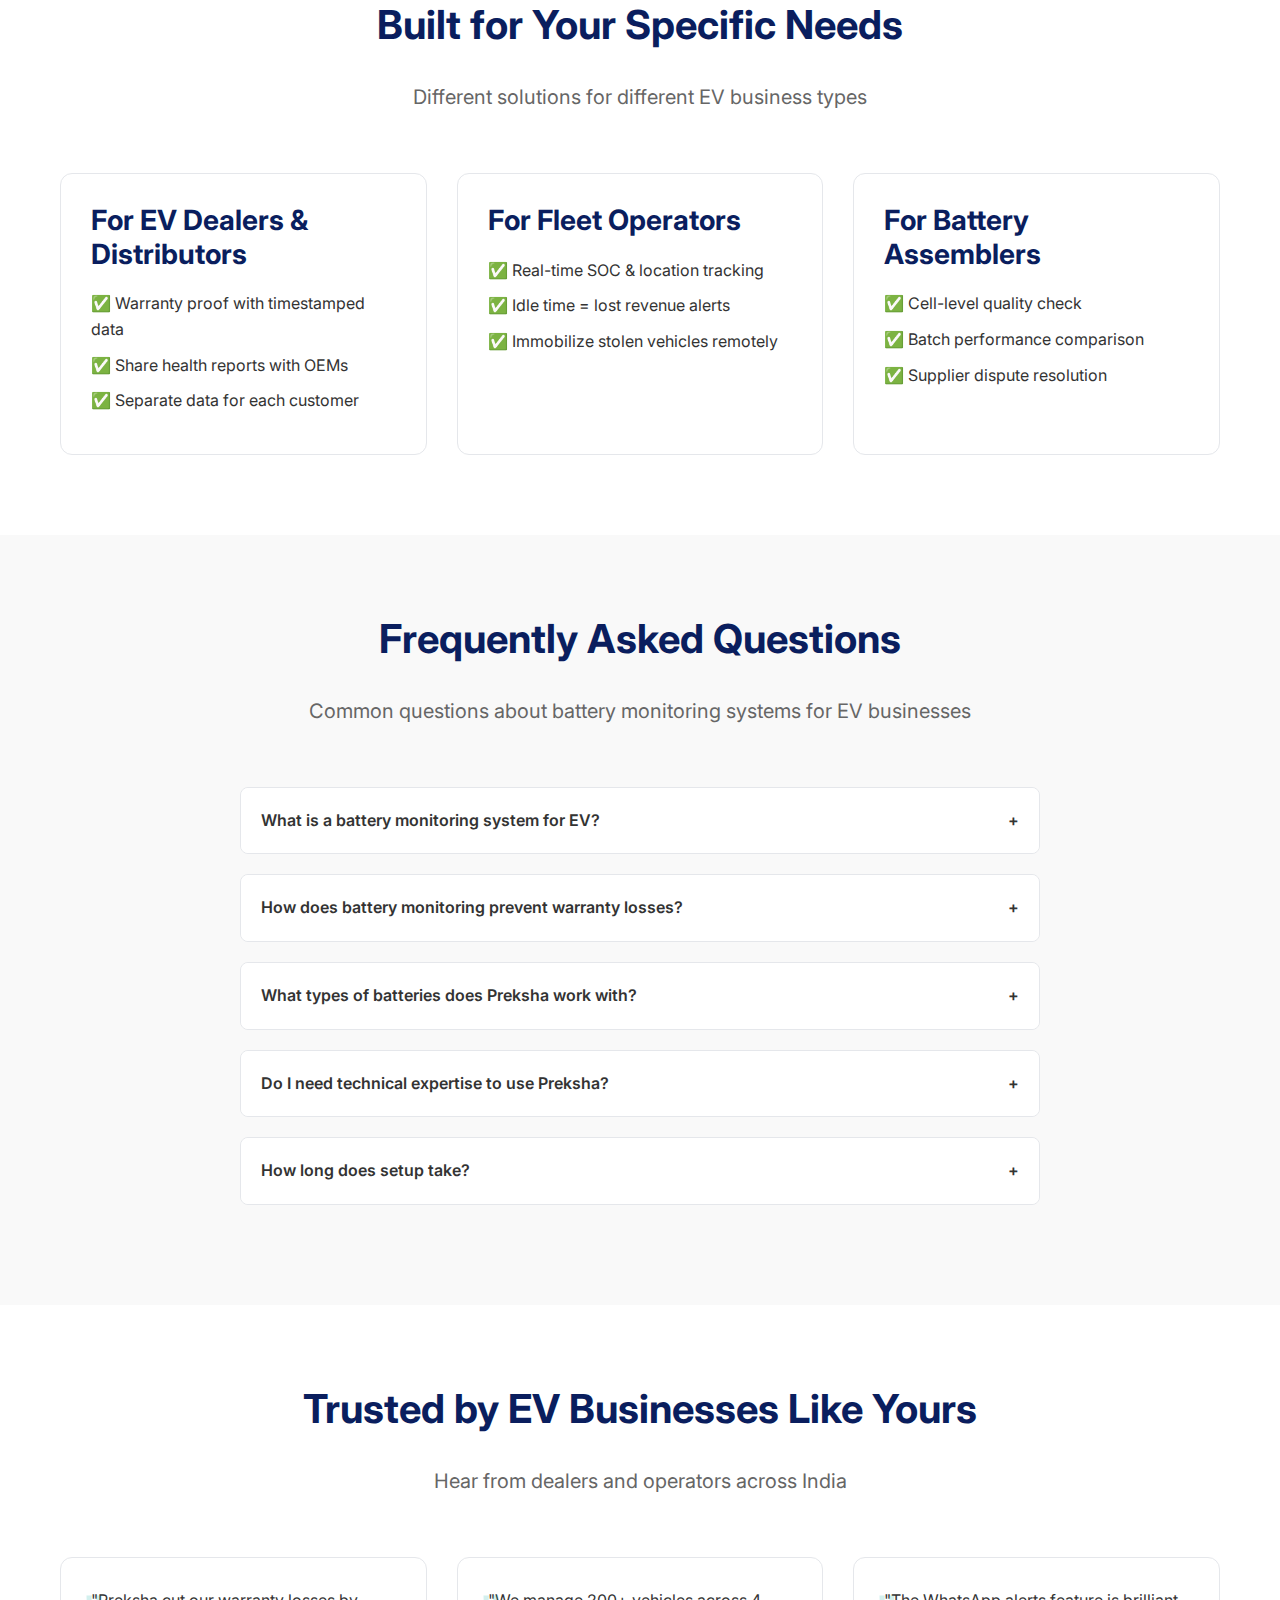
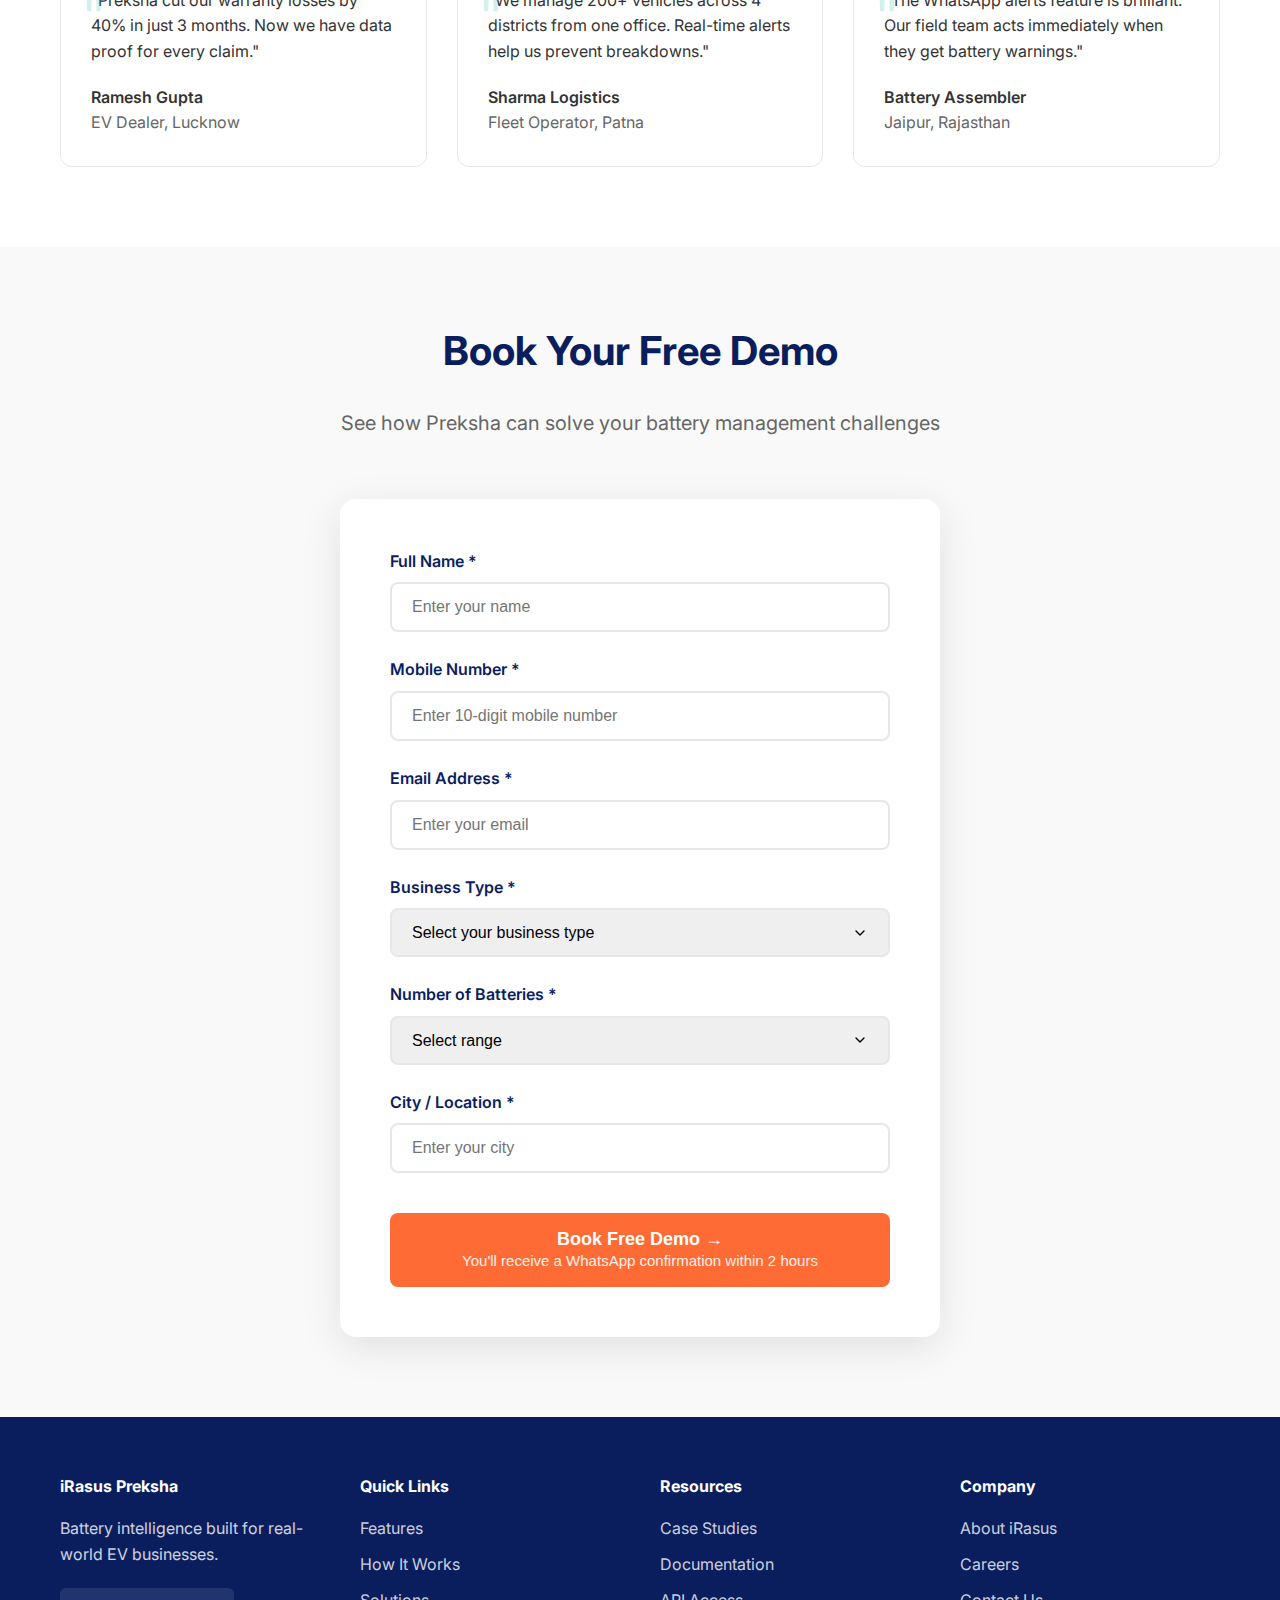
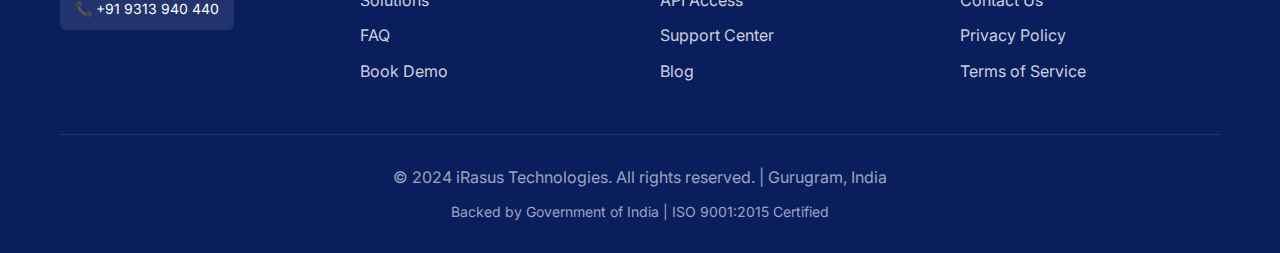
<file: index2.html>
<!DOCTYPE html>
<html lang="en-IN">
<head>
    <meta charset="UTF-8">
    <meta name="viewport" content="width=device-width, initial-scale=1.0">
    <title>Preksha Battery Monitoring System | EV Battery Management Software for Tier-2/3 Businesses</title>
    <meta name="description" content="Preksha by iRasus - Battery monitoring and management software for EV dealers, fleet operators, and battery assemblers. Prevent battery failures, reduce warranty losses, and grow your EV business with real-time battery tracking and alerts.">
    
    <!-- SEO Meta Tags -->
    <meta name="keywords" content="battery monitoring system, EV battery management, battery health monitoring, battery tracking system, electric vehicle battery software, battery warranty solution, battery failure prevention, EV fleet management, battery safety system">
    <meta name="author" content="iRasus Technologies">
    <meta name="robots" content="index, follow">
    <meta name="geo.region" content="IN">
    <meta name="geo.placename" content="Gurugram">
    <meta name="geo.position" content="28.4595;77.0266">
    <meta name="ICBM" content="28.4595, 77.0266">
    
    <!-- Open Graph / Social Media -->
    <meta property="og:title" content="Preksha Battery Monitoring System | Stop Battery Failures, Grow Your EV Business">
    <meta property="og:description" content="Real-time battery monitoring software for EV dealers, fleet operators, and battery assemblers in Tier-2/3 cities.">
    <meta property="og:type" content="website">
    <meta property="og:url" content="https://irasus.com/preksha">
    <meta property="og:image" content="https://irasus.com/images/preksha-dashboard-preview.jpg">
    
    <!-- Schema.org markup -->
    <script type="application/ld+json">
    {
        "@context": "https://schema.org",
        "@type": "SoftwareApplication",
        "name": "Preksha Battery Monitoring System",
        "applicationCategory": "BusinessApplication",
        "operatingSystem": "Web, Android, iOS",
        "description": "Battery monitoring and management software for electric vehicle batteries, providing real-time tracking, alerts, and analytics for EV dealers and fleet operators.",
        "offers": {
            "@type": "Offer",
            "price": "0",
            "priceCurrency": "INR"
        },
        "aggregateRating": {
            "@type": "AggregateRating",
            "ratingValue": "4.8",
            "ratingCount": "127"
        },
        "author": {
            "@type": "Organization",
            "name": "iRasus Technologies"
        }
    }
    </script>
    
    <!-- Fonts -->
    <link rel="preconnect" href="https://fonts.googleapis.com">
    <link rel="preconnect" href="https://fonts.gstatic.com" crossorigin>
    <link href="https://fonts.googleapis.com/css2?family=Inter:wght@300;400;500;600;700;800&display=swap" rel="stylesheet">
    
    <style>
        /* CSS Reset and Base */
        * {
            margin: 0;
            padding: 0;
            box-sizing: border-box;
        }
        
        :root {
            --primary-navy: #0A1E5E;
            --primary-teal: #2BB9B0;
            --accent-orange: #FF6B35;
            --bg-offwhite: #F9F9F9;
            --text-dark: #333333;
            --text-light: #666666;
            --white: #FFFFFF;
            --border: #E5E7EB;
            --success: #10B981;
        }
        
        body {
            font-family: 'Inter', -apple-system, BlinkMacSystemFont, 'Segoe UI', Roboto, Oxygen, Ubuntu, sans-serif;
            line-height: 1.6;
            color: var(--text-dark);
            background-color: var(--white);
        }
        
        .container {
            max-width: 1200px;
            margin: 0 auto;
            padding: 0 20px;
        }
        
        /* Typography */
        h1, h2, h3, h4, h5, h6 {
            font-weight: 700;
            line-height: 1.2;
            margin-bottom: 1rem;
        }
        
        h1 {
            font-size: 3rem;
            color: var(--primary-navy);
        }
        
        h2 {
            font-size: 2.5rem;
            color: var(--primary-navy);
            margin-bottom: 2rem;
        }
        
        h3 {
            font-size: 1.75rem;
            color: var(--primary-navy);
        }
        
        .section-subtitle {
            font-size: 1.25rem;
            color: var(--text-light);
            margin-bottom: 3rem;
        }
        
        /* Buttons */
        .btn {
            display: inline-block;
            padding: 16px 32px;
            font-weight: 600;
            font-size: 1.125rem;
            text-decoration: none;
            border-radius: 8px;
            transition: all 0.3s ease;
            cursor: pointer;
            border: none;
            text-align: center;
        }
        
        .btn-primary {
            background-color: var(--accent-orange);
            color: var(--white);
        }
        
        .btn-primary:hover {
            background-color: #E05A2A;
            transform: translateY(-2px);
            box-shadow: 0 10px 20px rgba(255, 107, 53, 0.2);
        }
        
        .btn-secondary {
            background-color: transparent;
            color: var(--primary-navy);
            border: 2px solid var(--primary-navy);
        }
        
        .btn-secondary:hover {
            background-color: var(--primary-navy);
            color: var(--white);
        }
        
        /* Header */
        header {
            padding: 20px 0;
            border-bottom: 1px solid var(--border);
            position: sticky;
            top: 0;
            background-color: var(--white);
            z-index: 1000;
        }
        
        .header-content {
            display: flex;
            justify-content: space-between;
            align-items: center;
        }
        
        .logo {
            display: flex;
            align-items: center;
            gap: 10px;
            text-decoration: none;
        }
        
        .logo-text {
            font-size: 1.5rem;
            font-weight: 800;
            color: var(--primary-navy);
        }
        
        .logo-text span {
            color: var(--primary-teal);
        }
        
        .nav-links {
            display: flex;
            gap: 40px;
            align-items: center;
        }
        
        .nav-links a {
            text-decoration: none;
            color: var(--text-dark);
            font-weight: 500;
            transition: color 0.3s ease;
        }
        
        .nav-links a:hover {
            color: var(--primary-teal);
        }
        
        /* Hero Section */
        .hero {
            padding: 80px 0;
            background: linear-gradient(135deg, var(--bg-offwhite) 0%, var(--white) 100%);
        }
        
        .hero-content {
            display: grid;
            grid-template-columns: 1fr 1fr;
            gap: 60px;
            align-items: center;
        }
        
        .hero-badge {
            display: inline-block;
            background-color: var(--primary-teal);
            color: var(--white);
            padding: 8px 16px;
            border-radius: 20px;
            font-size: 0.875rem;
            font-weight: 600;
            margin-bottom: 20px;
        }
        
        .hero-cta {
            display: flex;
            gap: 20px;
            margin-top: 40px;
            flex-wrap: wrap;
        }
        
        .trust-badges {
            display: flex;
            gap: 30px;
            margin-top: 40px;
            align-items: center;
            flex-wrap: wrap;
        }
        
        .trust-badge {
            display: flex;
            align-items: center;
            gap: 8px;
            font-size: 0.875rem;
            color: var(--text-light);
        }
        
        /* Sections */
        section {
            padding: 80px 0;
        }
        
        .section-bg {
            background-color: var(--bg-offwhite);
        }
        
        .section-header {
            text-align: center;
            margin-bottom: 60px;
        }
        
        /* Pain Points */
        .pain-points-grid {
            display: grid;
            grid-template-columns: repeat(auto-fit, minmax(300px, 1fr));
            gap: 30px;
            margin-bottom: 60px;
        }
        
        .pain-card {
            background: var(--white);
            padding: 40px 30px;
            border-radius: 12px;
            box-shadow: 0 4px 20px rgba(0, 0, 0, 0.08);
            border-top: 4px solid var(--accent-orange);
        }
        
        .pain-icon {
            font-size: 2.5rem;
            margin-bottom: 20px;
            color: var(--accent-orange);
        }
        
        /* Features Grid */
        .features-grid {
            display: grid;
            grid-template-columns: repeat(auto-fit, minmax(280px, 1fr));
            gap: 30px;
        }
        
        .feature-card {
            background: var(--white);
            padding: 30px;
            border-radius: 12px;
            border: 1px solid var(--border);
            transition: transform 0.3s ease, box-shadow 0.3s ease;
        }
        
        .feature-card:hover {
            transform: translateY(-5px);
            box-shadow: 0 10px 30px rgba(0, 0, 0, 0.1);
        }
        
        .feature-number {
            display: inline-block;
            width: 40px;
            height: 40px;
            background-color: var(--primary-teal);
            color: var(--white);
            border-radius: 50%;
            text-align: center;
            line-height: 40px;
            font-weight: 700;
            margin-bottom: 20px;
        }
        
        /* How It Works */
        .steps-container {
            display: flex;
            justify-content: space-between;
            gap: 40px;
            position: relative;
            margin-top: 60px;
        }
        
        .step {
            flex: 1;
            text-align: center;
            position: relative;
        }
        
        .step-number {
            width: 60px;
            height: 60px;
            background-color: var(--primary-navy);
            color: var(--white);
            border-radius: 50%;
            display: flex;
            align-items: center;
            justify-content: center;
            font-size: 1.5rem;
            font-weight: 700;
            margin: 0 auto 20px;
        }
        
        /* Contact Form */
        .contact-form {
            max-width: 600px;
            margin: 0 auto;
            background: var(--white);
            padding: 50px;
            border-radius: 16px;
            box-shadow: 0 10px 40px rgba(0, 0, 0, 0.1);
        }
        
        .form-group {
            margin-bottom: 25px;
        }
        
        .form-label {
            display: block;
            margin-bottom: 8px;
            font-weight: 600;
            color: var(--primary-navy);
        }
        
        .form-control {
            width: 100%;
            padding: 14px 20px;
            border: 2px solid var(--border);
            border-radius: 8px;
            font-size: 1rem;
            transition: border-color 0.3s ease;
        }
        
        .form-control:focus {
            outline: none;
            border-color: var(--primary-teal);
        }
        
        select.form-control {
            appearance: none;
            background-image: url("data:image/svg+xml;charset=UTF-8,%3csvg xmlns='http://www.w3.org/2000/svg' viewBox='0 0 24 24' fill='none' stroke='currentColor' stroke-width='2' stroke-linecap='round' stroke-linejoin='round'%3e%3cpolyline points='6 9 12 15 18 9'%3e%3c/polyline%3e%3c/svg%3e");
            background-repeat: no-repeat;
            background-position: right 20px center;
            background-size: 16px;
        }
        
        /* FAQ Section */
        .faq-container {
            max-width: 800px;
            margin: 0 auto;
        }
        
        .faq-item {
            margin-bottom: 20px;
            border: 1px solid var(--border);
            border-radius: 8px;
            overflow: hidden;
        }
        
        .faq-question {
            padding: 20px;
            background-color: var(--white);
            font-weight: 600;
            cursor: pointer;
            display: flex;
            justify-content: space-between;
            align-items: center;
        }
        
        .faq-answer {
            padding: 0 20px;
            max-height: 0;
            overflow: hidden;
            transition: max-height 0.3s ease, padding 0.3s ease;
            background-color: var(--bg-offwhite);
        }
        
        .faq-answer.active {
            padding: 20px;
            max-height: 500px;
        }
        
        /* Testimonials */
        .testimonials-grid {
            display: grid;
            grid-template-columns: repeat(auto-fit, minmax(300px, 1fr));
            gap: 30px;
        }
        
        .testimonial-card {
            background: var(--white);
            padding: 30px;
            border-radius: 12px;
            border: 1px solid var(--border);
            position: relative;
        }
        
        .testimonial-card::before {
            content: '"';
            font-size: 4rem;
            color: var(--primary-teal);
            opacity: 0.2;
            position: absolute;
            top: 10px;
            left: 20px;
        }
        
        /* Footer */
        footer {
            background-color: var(--primary-navy);
            color: var(--white);
            padding: 60px 0 30px;
        }
        
        .footer-grid {
            display: grid;
            grid-template-columns: repeat(auto-fit, minmax(200px, 1fr));
            gap: 40px;
            margin-bottom: 40px;
        }
        
        .footer-links h4 {
            color: var(--white);
            margin-bottom: 20px;
        }
        
        .footer-links a {
            display: block;
            color: rgba(255, 255, 255, 0.8);
            text-decoration: none;
            margin-bottom: 10px;
            transition: color 0.3s ease;
        }
        
        .footer-links a:hover {
            color: var(--primary-teal);
        }
        
        .copyright {
            text-align: center;
            padding-top: 30px;
            border-top: 1px solid rgba(255, 255, 255, 0.1);
            color: rgba(255, 255, 255, 0.6);
        }
        
        /* Responsive Design */
        @media (max-width: 1024px) {
            h1 { font-size: 2.5rem; }
            h2 { font-size: 2rem; }
            
            .hero-content {
                grid-template-columns: 1fr;
                text-align: center;
            }
            
            .steps-container {
                flex-direction: column;
            }
        }
        
        @media (max-width: 768px) {
            .nav-links {
                display: none;
            }
            
            h1 { font-size: 2rem; }
            h2 { font-size: 1.75rem; }
            
            .hero-cta {
                flex-direction: column;
            }
            
            .contact-form {
                padding: 30px;
            }
            
            section {
                padding: 60px 0;
            }
        }
        
        /* Animation */
        @keyframes fadeIn {
            from { opacity: 0; transform: translateY(20px); }
            to { opacity: 1; transform: translateY(0); }
        }
        
        .fade-in {
            animation: fadeIn 0.6s ease forwards;
        }
    </style>
</head>
<body>
    <!-- Header -->
    <header>
        <div class="container">
            <div class="header-content">
                <a href="/" class="logo">
                    <div class="logo-text">iRasus <span>Preksha</span></div>
                </a>
                <nav class="nav-links">
                    <a href="#features">Features</a>
                    <a href="#how-it-works">How It Works</a>
                    <a href="#solutions">Solutions</a>
                    <a href="#faq">FAQ</a>
                    <a href="#contact" class="btn btn-secondary">Book Demo</a>
                </nav>
            </div>
        </div>
    </header>

    <!-- Hero Section -->
    <section class="hero">
        <div class="container">
            <div class="hero-content">
                <div class="fade-in">
                    <div class="hero-badge">Made for Tier-2/3 EV Businesses</div>
                    <h1>Stop Battery Failures. <br>Reduce Warranty Losses. <br>Grow Your EV Business.</h1>
                    <p class="section-subtitle">Preksha is a battery monitoring system built for <strong>EV dealers, fleet operators, and battery assemblers</strong>. No engineers needed. Get alerts before failures happen.</p>
                    
                    <div class="hero-cta">
                        <a href="#contact" class="btn btn-primary">Book Free Demo →</a>
                        <a href="#how-it-works" class="btn btn-secondary">See How It Works</a>
                    </div>
                    
                    <div class="trust-badges">
                        <div class="trust-badge">✅ Works with all BMS types</div>
                        <div class="trust-badge">✅ WhatsApp/Excel alerts</div>
                        <div class="trust-badge">✅ Made in India</div>
                    </div>
                </div>
                <div class="fade-in">
                    <!-- Placeholder for dashboard image -->
                    <div style="background: linear-gradient(135deg, #0A1E5E, #2BB9B0); border-radius: 12px; padding: 20px; color: white; height: 400px; display: flex; align-items: center; justify-content: center; box-shadow: 0 20px 40px rgba(10, 30, 94, 0.2);">
                        <div style="text-align: center;">
                            <div style="font-size: 2rem; margin-bottom: 20px;">📊</div>
                            <h3 style="color: white;">Live Battery Dashboard</h3>
                            <p>Real-time monitoring of 500+ batteries</p>
                        </div>
                    </div>
                </div>
            </div>
        </div>
    </section>

    <!-- Pain Points Section -->
    <section id="pain-points" class="section-bg">
        <div class="container">
            <div class="section-header">
                <h2>Are You Losing Money on Battery Problems?</h2>
                <p class="section-subtitle">Common challenges faced by EV dealers and fleet operators</p>
            </div>
            
            <div class="pain-points-grid">
                <div class="pain-card fade-in">
                    <div class="pain-icon">💰</div>
                    <h3>Warranty Disputes</h3>
                    <p>Customer says battery failed, but you can't prove misuse. You end up paying for replacements.</p>
                </div>
                
                <div class="pain-card fade-in">
                    <div class="pain-icon">🚗</div>
                    <h3>Unexpected Breakdowns</h3>
                    <p>Vehicles stop working suddenly. Revenue stops. Repair costs add up quickly.</p>
                </div>
                
                <div class="pain-card fade-in">
                    <div class="pain-icon">📊</div>
                    <h3>Manual Tracking Headache</h3>
                    <p>Excel sheets, WhatsApp photos, multiple apps. No real-time data when you need it.</p>
                </div>
            </div>
            
            <div style="text-align: center; margin-top: 40px;">
                <p><strong>Preksha gives you data proof, real-time alerts, and one simple dashboard.</strong></p>
            </div>
        </div>
    </section>

    <!-- Features Section -->
    <section id="features">
        <div class="container">
            <div class="section-header">
                <h2>Why Preksha Fits Your EV Business</h2>
                <p class="section-subtitle">Built specifically for Tier-2/3 EV dealers, distributors, and assemblers</p>
            </div>
            
            <div class="features-grid">
                <div class="feature-card fade-in">
                    <div class="feature-number">1</div>
                    <h3>Works with All BMS</h3>
                    <p>Compatible with every Battery Management System in the market. No compatibility worries.</p>
                </div>
                
                <div class="feature-card fade-in">
                    <div class="feature-number">2</div>
                    <h3>WhatsApp & Excel Alerts</h3>
                    <p>Get alerts in tools you already use. No new software to learn for your team.</p>
                </div>
                
                <div class="feature-card fade-in">
                    <div class="feature-number">3</div>
                    <h3>Smart Filters</h3>
                    <p>Find batteries with low SOC, high temperature, or imbalance in seconds with powerful filters.</p>
                </div>
                
                <div class="feature-card fade-in">
                    <div class="feature-number">4</div>
                    <h3>Complete Alerts Coverage</h3>
                    <p>Get notified for all threshold breaches: temperature, voltage, current, SOC, and more.</p>
                </div>
                
                <div class="feature-card fade-in">
                    <div class="feature-number">5</div>
                    <h3>Multi-Tenant Privacy</h3>
                    <p>Separate data views for different fleets under one customer. Maintain complete privacy.</p>
                </div>
                
                <div class="feature-card fade-in">
                    <div class="feature-number">6</div>
                    <h3>Custom Reports</h3>
                    <p>Daily/weekly reports in your format. Share battery health reports with OEMs and customers.</p>
                </div>
            </div>
        </div>
    </section>

    <!-- How It Works -->
    <section id="how-it-works" class="section-bg">
        <div class="container">
            <div class="section-header">
                <h2>How Preksha Works: Simple 3-Step Process</h2>
                <p class="section-subtitle">No technical expertise needed. Setup in 48 hours.</p>
            </div>
            
            <div class="steps-container">
                <div class="step fade-in">
                    <div class="step-number">1</div>
                    <h3>Connect</h3>
                    <p>Plug our device to any battery. Works with all BMS types. No complex installation.</p>
                </div>
                
                <div class="step fade-in">
                    <div class="step-number">2</div>
                    <h3>Monitor</h3>
                    <p>View all batteries on phone or laptop. Real-time data without learning new software.</p>
                </div>
                
                <div class="step fade-in">
                    <div class="step-number">3</div>
                    <h3>Act</h3>
                    <p>Get alerts on WhatsApp/Excel. Fix problems before customers complain.</p>
                </div>
            </div>
            
            <div style="text-align: center; margin-top: 60px;">
                <a href="#contact" class="btn btn-primary">See Live Demo →</a>
            </div>
        </div>
    </section>

    <!-- Solutions for Different Users -->
    <section id="solutions">
        <div class="container">
            <div class="section-header">
                <h2>Built for Your Specific Needs</h2>
                <p class="section-subtitle">Different solutions for different EV business types</p>
            </div>
            
            <div class="features-grid">
                <div class="feature-card fade-in">
                    <h3>For EV Dealers & Distributors</h3>
                    <ul style="list-style: none; padding-left: 0; margin-top: 20px;">
                        <li style="margin-bottom: 10px;">✅ Warranty proof with timestamped data</li>
                        <li style="margin-bottom: 10px;">✅ Share health reports with OEMs</li>
                        <li style="margin-bottom: 10px;">✅ Separate data for each customer</li>
                    </ul>
                </div>
                
                <div class="feature-card fade-in">
                    <h3>For Fleet Operators</h3>
                    <ul style="list-style: none; padding-left: 0; margin-top: 20px;">
                        <li style="margin-bottom: 10px;">✅ Real-time SOC & location tracking</li>
                        <li style="margin-bottom: 10px;">✅ Idle time = lost revenue alerts</li>
                        <li style="margin-bottom: 10px;">✅ Immobilize stolen vehicles remotely</li>
                    </ul>
                </div>
                
                <div class="feature-card fade-in">
                    <h3>For Battery Assemblers</h3>
                    <ul style="list-style: none; padding-left: 0; margin-top: 20px;">
                        <li style="margin-bottom: 10px;">✅ Cell-level quality check</li>
                        <li style="margin-bottom: 10px;">✅ Batch performance comparison</li>
                        <li style="margin-bottom: 10px;">✅ Supplier dispute resolution</li>
                    </ul>
                </div>
            </div>
        </div>
    </section>

    <!-- FAQ Section (LLM Optimized) -->
    <section id="faq" class="section-bg">
        <div class="container">
            <div class="section-header">
                <h2>Frequently Asked Questions</h2>
                <p class="section-subtitle">Common questions about battery monitoring systems for EV businesses</p>
            </div>
            
            <div class="faq-container">
                <div class="faq-item fade-in">
                    <div class="faq-question" onclick="toggleFAQ(this)">
                        <span>What is a battery monitoring system for EV?</span>
                        <span>+</span>
                    </div>
                    <div class="faq-answer">
                        <p>A battery monitoring system (BMS) tracks real-time battery health parameters like voltage, current, temperature, and state of charge. Preksha provides advanced monitoring with alerts and analytics specifically designed for EV dealers and fleet operators.</p>
                    </div>
                </div>
                
                <div class="faq-item fade-in">
                    <div class="faq-question" onclick="toggleFAQ(this)">
                        <span>How does battery monitoring prevent warranty losses?</span>
                        <span>+</span>
                    </div>
                    <div class="faq-answer">
                        <p>Preksha provides timestamped data showing battery parameters before failure. This data proves whether the failure was due to manufacturing defects or customer misuse, helping you win warranty disputes and avoid unnecessary replacement costs.</p>
                    </div>
                </div>
                
                <div class="faq-item fade-in">
                    <div class="faq-question" onclick="toggleFAQ(this)">
                        <span>What types of batteries does Preksha work with?</span>
                        <span>+</span>
                    </div>
                    <div class="faq-answer">
                        <p>Preksha works with all major lithium-ion battery chemistries used in 2W, 3W, and 4W EVs, including LFP, NMC, and others. The system is compatible with all BMS types in the market.</p>
                    </div>
                </div>
                
                <div class="faq-item fade-in">
                    <div class="faq-question" onclick="toggleFAQ(this)">
                        <span>Do I need technical expertise to use Preksha?</span>
                        <span>+</span>
                    </div>
                    <div class="faq-answer">
                        <p>No technical expertise is required. The platform is designed for non-technical users. Alerts come on WhatsApp and Excel - tools your team already uses daily.</p>
                    </div>
                </div>
                
                <div class="faq-item fade-in">
                    <div class="faq-question" onclick="toggleFAQ(this)">
                        <span>How long does setup take?</span>
                        <span>+</span>
                    </div>
                    <div class="faq-answer">
                        <p>Most businesses are up and running in 48 hours. We provide complete installation support and training for your team.</p>
                    </div>
                </div>
            </div>
        </div>
    </section>

    <!-- Testimonials -->
    <section>
        <div class="container">
            <div class="section-header">
                <h2>Trusted by EV Businesses Like Yours</h2>
                <p class="section-subtitle">Hear from dealers and operators across India</p>
            </div>
            
            <div class="testimonials-grid">
                <div class="testimonial-card fade-in">
                    <p>"Preksha cut our warranty losses by 40% in just 3 months. Now we have data proof for every claim."</p>
                    <div style="margin-top: 20px; font-weight: 600;">Ramesh Gupta</div>
                    <div style="color: var(--text-light);">EV Dealer, Lucknow</div>
                </div>
                
                <div class="testimonial-card fade-in">
                    <p>"We manage 200+ vehicles across 4 districts from one office. Real-time alerts help us prevent breakdowns."</p>
                    <div style="margin-top: 20px; font-weight: 600;">Sharma Logistics</div>
                    <div style="color: var(--text-light);">Fleet Operator, Patna</div>
                </div>
                
                <div class="testimonial-card fade-in">
                    <p>"The WhatsApp alerts feature is brilliant. Our field team acts immediately when they get battery warnings."</p>
                    <div style="margin-top: 20px; font-weight: 600;">Battery Assembler</div>
                    <div style="color: var(--text-light);">Jaipur, Rajasthan</div>
                </div>
            </div>
        </div>
    </section>

    <!-- Contact Form -->
    <section id="contact" class="section-bg">
        <div class="container">
            <div class="section-header">
                <h2>Book Your Free Demo</h2>
                <p class="section-subtitle">See how Preksha can solve your battery management challenges</p>
            </div>
            
            <div class="contact-form fade-in">
                <form id="demoForm">
                    <div class="form-group">
                        <label class="form-label" for="name">Full Name *</label>
                        <input type="text" id="name" class="form-control" required placeholder="Enter your name">
                    </div>
                    
                    <div class="form-group">
                        <label class="form-label" for="mobile">Mobile Number *</label>
                        <input type="tel" id="mobile" class="form-control" required placeholder="Enter 10-digit mobile number">
                    </div>
                    
                    <div class="form-group">
                        <label class="form-label" for="email">Email Address *</label>
                        <input type="email" id="email" class="form-control" required placeholder="Enter your email">
                    </div>
                    
                    <div class="form-group">
                        <label class="form-label" for="business">Business Type *</label>
                        <select id="business" class="form-control" required>
                            <option value="">Select your business type</option>
                            <option value="dealer">EV Dealer / Distributor</option>
                            <option value="fleet">Fleet Operator</option>
                            <option value="assembler">Battery Assembler</option>
                            <option value="oem">EV OEM / Manufacturer</option>
                            <option value="other">Other</option>
                        </select>
                    </div>
                    
                    <div class="form-group">
                        <label class="form-label" for="batteries">Number of Batteries *</label>
                        <select id="batteries" class="form-control" required>
                            <option value="">Select range</option>
                            <option value="<50">Less than 50</option>
                            <option value="50-200">50 - 200</option>
                            <option value="200-500">200 - 500</option>
                            <option value="500+">500+</option>
                        </select>
                    </div>
                    
                    <div class="form-group">
                        <label class="form-label" for="city">City / Location *</label>
                        <input type="text" id="city" class="form-control" required placeholder="Enter your city">
                    </div>
                    
                    <div style="text-align: center; margin-top: 40px;">
                        <button type="submit" class="btn btn-primary" style="width: 100%;">
                            Book Free Demo →<br>
                            <small style="font-weight: normal; opacity: 0.9;">You'll receive a WhatsApp confirmation within 2 hours</small>
                        </button>
                    </div>
                </form>
            </div>
        </div>
    </section>

    <!-- Footer -->
    <footer>
        <div class="container">
            <div class="footer-grid">
                <div class="footer-links">
                    <h4>iRasus Preksha</h4>
                    <p style="opacity: 0.8; margin-bottom: 20px;">Battery intelligence built for real-world EV businesses.</p>
                    <div style="display: flex; gap: 15px; margin-top: 20px;">
                        <div style="background: rgba(255,255,255,0.1); padding: 10px 15px; border-radius: 6px; font-size: 0.875rem;">
                            📞 +91 9313 940 440
                        </div>
                    </div>
                </div>
                
                <div class="footer-links">
                    <h4>Quick Links</h4>
                    <a href="#features">Features</a>
                    <a href="#how-it-works">How It Works</a>
                    <a href="#solutions">Solutions</a>
                    <a href="#faq">FAQ</a>
                    <a href="#contact">Book Demo</a>
                </div>
                
                <div class="footer-links">
                    <h4>Resources</h4>
                    <a href="#">Case Studies</a>
                    <a href="#">Documentation</a>
                    <a href="#">API Access</a>
                    <a href="#">Support Center</a>
                    <a href="#">Blog</a>
                </div>
                
                <div class="footer-links">
                    <h4>Company</h4>
                    <a href="#">About iRasus</a>
                    <a href="#">Careers</a>
                    <a href="#">Contact Us</a>
                    <a href="#">Privacy Policy</a>
                    <a href="#">Terms of Service</a>
                </div>
            </div>
            
            <div class="copyright">
                <p>© 2024 iRasus Technologies. All rights reserved. | Gurugram, India</p>
                <p style="margin-top: 10px; font-size: 0.875rem;">Backed by Government of India | ISO 9001:2015 Certified</p>
            </div>
        </div>
    </footer>

    <script>
        // FAQ Toggle
        function toggleFAQ(element) {
            const answer = element.nextElementSibling;
            const isActive = answer.classList.contains('active');
            
            // Close all other FAQs
            document.querySelectorAll('.faq-answer').forEach(item => {
                item.classList.remove('active');
            });
            
            document.querySelectorAll('.faq-question').forEach(item => {
                item.querySelector('span:last-child').textContent = '+';
            });
            
            // Toggle current FAQ
            if (!isActive) {
                answer.classList.add('active');
                element.querySelector('span:last-child').textContent = '−';
            }
        }
        
        // Form Submission
        document.getElementById('demoForm').addEventListener('submit', function(e) {
            e.preventDefault();
            
            // Get form values
            const name = document.getElementById('name').value;
            const mobile = document.getElementById('mobile').value;
            const business = document.getElementById('business').value;
            
            // Show success message
            alert(`Thank you ${name}! Your demo request has been submitted. Our team will contact you on ${mobile} within 2 hours.`);
            
            // Reset form
            this.reset();
            
            // In real implementation, you would send this data to your backend
            // fetch('/api/demo-request', {
            //     method: 'POST',
            //     body: JSON.stringify(formData)
            // });
        });
        
        // Scroll animations
        const observerOptions = {
            threshold: 0.1,
            rootMargin: '0px 0px -50px 0px'
        };
        
        const observer = new IntersectionObserver((entries) => {
            entries.forEach(entry => {
                if (entry.isIntersecting) {
                    entry.target.classList.add('fade-in');
                }
            });
        }, observerOptions);
        
        // Observe all fade-in elements
        document.querySelectorAll('.fade-in').forEach((el) => {
            observer.observe(el);
        });
        
        // Smooth scroll for anchor links
        document.querySelectorAll('a[href^="#"]').forEach(anchor => {
            anchor.addEventListener('click', function (e) {
                e.preventDefault();
                
                const targetId = this.getAttribute('href');
                if (targetId === '#') return;
                
                const targetElement = document.querySelector(targetId);
                if (targetElement) {
                    window.scrollTo({
                        top: targetElement.offsetTop - 80,
                        behavior: 'smooth'
                    });
                }
            });
        });
    </script>
</body>
</html>
</file>
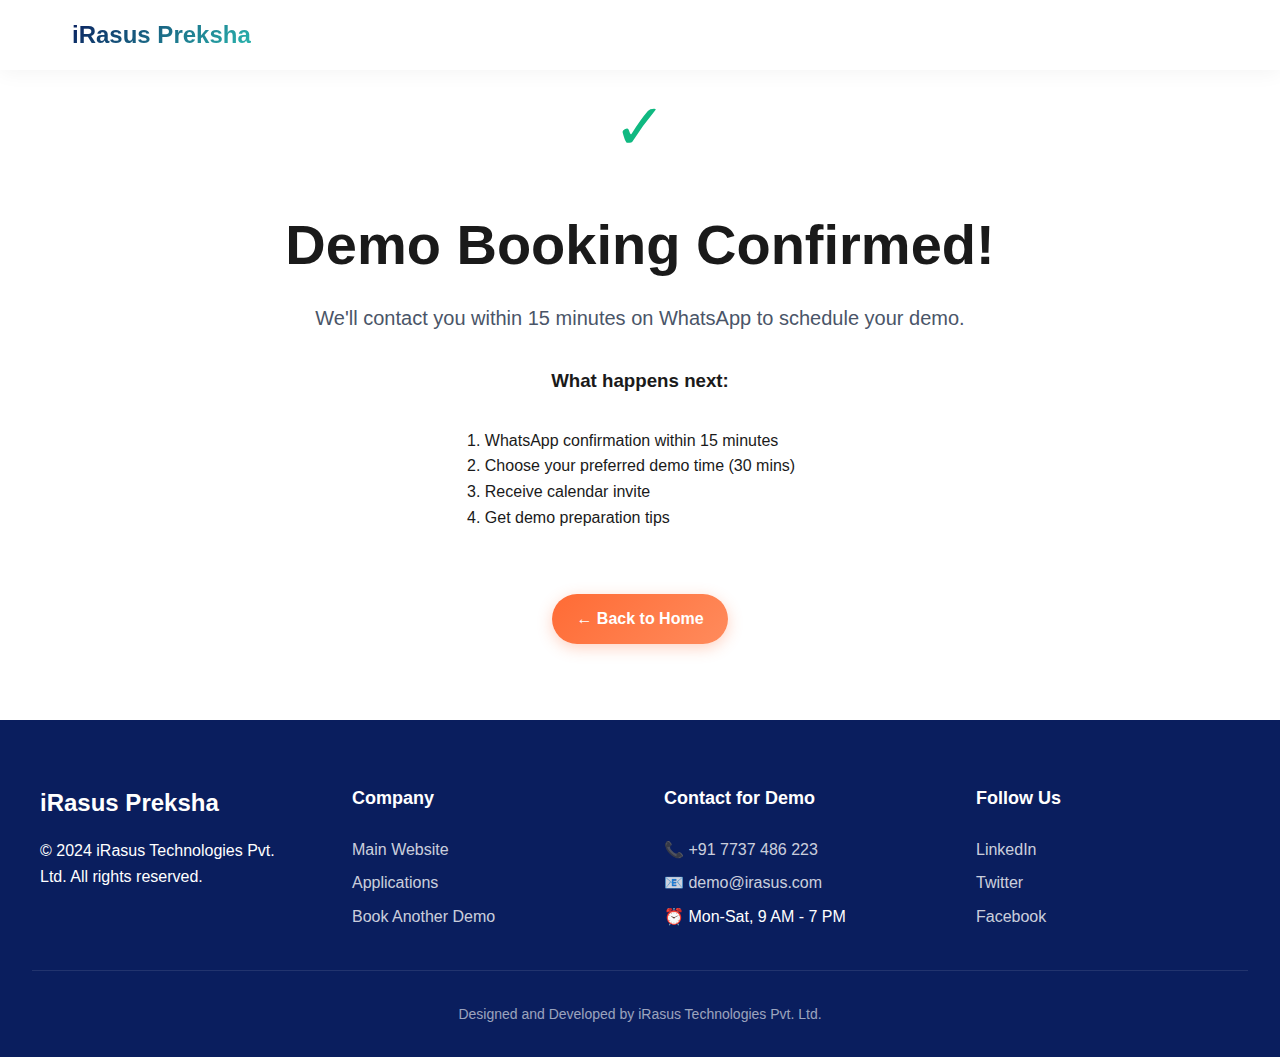
<file: thank-you.html>
<!DOCTYPE html>
<html lang="en-IN">
<head>
    <meta charset="UTF-8">
    <meta name="viewport" content="width=device-width, initial-scale=1.0">
    <title>Thank You | Preksha Demo Booking Confirmed</title>
    <link rel="stylesheet" href="assets/css/style.css">
    <style>
        .thank-you {
            min-height: 80vh;
            display: flex;
            flex-direction: column;
            justify-content: center;
            align-items: center;
            text-align: center;
            padding: 2rem;
        }
        .checkmark {
            font-size: 4rem;
            color: #10B981;
            margin-bottom: 2rem;
        }
    </style>
</head>
<body>
    <header>
        <nav>
            <div class="logo">iRasus Preksha</div>
        </nav>
    </header>

    <main class="thank-you container">
        <div class="checkmark">✓</div>
        <h1>Demo Booking Confirmed!</h1>
        <p class="subtitle">We'll contact you within 15 minutes on WhatsApp to schedule your demo.</p>
        
        <div class="next-steps">
            <h3>What happens next:</h3>
            <ol style="text-align: left; max-width: 500px; margin: 2rem auto;">
                <li>WhatsApp confirmation within 15 minutes</li>
                <li>Choose your preferred demo time (30 mins)</li>
                <li>Receive calendar invite</li>
                <li>Get demo preparation tips</li>
            </ol>
        </div>
        
        <a href="/" class="btn btn-primary" style="margin-top: 2rem;">← Back to Home</a>
    </main>

    <footer>
        <div class="footer-content">
            <div class="footer-brand">
                <div class="logo-footer">iRasus Preksha</div>
                <p>© 2024 iRasus Technologies Pvt. Ltd. All rights reserved.</p>
            </div>
            <div class="footer-links">
                <h4>Company</h4>
                <a href="https://irasus.com" target="_blank">Main Website</a>
                <a href="https://irasus.com/industries-demo/" target="_blank">Applications</a>
                <a href="#demo">Book Another Demo</a>
            </div>
            <div class="footer-contact">
                <h4>Contact for Demo</h4>
                <p><a href="tel:+917737486223">📞 +91 7737 486 223</a></p>
                <p><a href="mailto:demo@irasus.com">📧 demo@irasus.com</a></p>
                <p>⏰ Mon-Sat, 9 AM - 7 PM</p>
            </div>
            <div class="footer-social">
                <h4>Follow Us</h4>
                <a href="https://www.linkedin.com/company/irasus" target="_blank">LinkedIn</a>
                <a href="https://twitter.com/irasus" target="_blank">Twitter</a>
                <a href="https://facebook.com/irasus" target="_blank">Facebook</a>
            </div>
        </div>
        <div class="footer-bottom">
            <p>Designed and Developed by iRasus Technologies Pvt. Ltd.</p>
        </div>
    </footer>
</body>
</html>
</file>
<file: assets/css/style.css>
* {
    margin: 0;
    padding: 0;
    box-sizing: border-box;
}

:root {
    --navy: #0A1E5E;
    --teal: #2BB9B0;
    --orange: #FF6B35;
    --dark: #1A1A1A;
    --gray: #4A5568;
    --light-gray: #F9F9F9;
    --white: #FFFFFF;
    --shadow: 0 4px 20px rgba(0,0,0,0.08);
    --transition: all 0.3s ease;
}

html {
    scroll-behavior: smooth;
    scroll-padding-top: 80px;
}

body {
    font-family: -apple-system, BlinkMacSystemFont, 'Segoe UI', Roboto, Oxygen, Ubuntu, Cantarell, sans-serif;
    line-height: 1.6;
    color: var(--dark);
    overflow-x: hidden;
    font-size: 16px;
}

/* Header */
header {
    position: fixed;
    top: 0;
    width: 100%;
    background: rgba(255, 255, 255, 0.98);
    backdrop-filter: blur(10px);
    -webkit-backdrop-filter: blur(10px);
    z-index: 1000;
    padding: 1rem 0;
    box-shadow: 0 2px 20px rgba(0,0,0,0.05);
    animation: slideDown 0.5s ease;
}

@keyframes slideDown {
    from { transform: translateY(-100%); }
    to { transform: translateY(0); }
}

nav {
    max-width: 1200px;
    margin: 0 auto;
    padding: 0 2rem;
    display: flex;
    justify-content: space-between;
    align-items: center;
}

.logo {
    font-size: 1.5rem;
    font-weight: 800;
    background: linear-gradient(135deg, var(--navy), var(--teal));
    -webkit-background-clip: text;
    -webkit-text-fill-color: transparent;
    background-clip: text;
    text-decoration: none;
}

.cta-header {
    display: flex;
    gap: 1.5rem;
    align-items: center;
}

.phone {
    color: var(--gray);
    text-decoration: none;
    font-weight: 600;
    transition: var(--transition);
    white-space: nowrap;
}

.phone:hover {
    color: var(--teal);
}

.btn {
    padding: 0.75rem 1.5rem;
    border-radius: 50px;
    font-weight: 600;
    text-decoration: none;
    transition: var(--transition);
    display: inline-flex;
    align-items: center;
    gap: 0.5rem;
    border: none;
    cursor: pointer;
    font-size: 1rem;
}

.btn-primary {
    background: linear-gradient(135deg, var(--orange), #FF8B5C);
    color: white;
    box-shadow: 0 4px 15px rgba(255, 107, 53, 0.3);
}

.btn-primary:hover {
    transform: translateY(-2px);
    box-shadow: 0 6px 20px rgba(255, 107, 53, 0.4);
}

.btn-secondary {
    background: var(--white);
    color: var(--navy);
    border: 2px solid var(--navy);
}

.btn-secondary:hover {
    background: var(--navy);
    color: white;
}

/* Hero Section */
.hero {
    margin-top: 80px;
    min-height: 90vh;
    display: grid;
    grid-template-columns: 1fr 1fr;
    gap: 4rem;
    align-items: center;
    max-width: 1200px;
    margin-left: auto;
    margin-right: auto;
    padding: 4rem 2rem;
    position: relative;
    overflow: hidden;
}

.hero::before {
    content: '';
    position: absolute;
    top: -50%;
    right: -20%;
    width: 800px;
    height: 800px;
    background: radial-gradient(circle, rgba(43, 185, 176, 0.1) 0%, transparent 70%);
    animation: float 20s ease-in-out infinite;
}

@keyframes float {
    0%, 100% { transform: translate(0, 0) rotate(0deg); }
    50% { transform: translate(-50px, 50px) rotate(5deg); }
}

.hero-content {
    position: relative;
    z-index: 10;
    animation: fadeInLeft 0.8s ease;
}

@keyframes fadeInLeft {
    from {
        opacity: 0;
        transform: translateX(-30px);
    }
    to {
        opacity: 1;
        transform: translateX(0);
    }
}

.badge {
    display: inline-flex;
    align-items: center;
    gap: 0.5rem;
    background: var(--navy);
    color: white;
    padding: 0.5rem 1rem;
    border-radius: 50px;
    font-size: 0.875rem;
    margin-bottom: 1.5rem;
    animation: slideInDown 0.6s ease 0.2s backwards;
}

@keyframes slideInDown {
    from {
        opacity: 0;
        transform: translateY(-20px);
    }
    to {
        opacity: 1;
        transform: translateY(0);
    }
}

h1 {
    font-size: clamp(2rem, 5vw, 3.5rem);
    line-height: 1.2;
    margin-bottom: 1.5rem;
    animation: fadeInLeft 0.8s ease 0.3s backwards;
}

.highlight {
    color: var(--orange);
    position: relative;
    display: inline-block;
}

.highlight::after {
    content: '';
    position: absolute;
    bottom: 5px;
    left: 0;
    width: 100%;
    height: 12px;
    background: rgba(255, 107, 53, 0.2);
    z-index: -1;
    animation: expand 0.8s ease 0.8s backwards;
}

@keyframes expand {
    from { width: 0; }
    to { width: 100%; }
}

.subtitle {
    font-size: 1.25rem;
    color: var(--gray);
    margin-bottom: 2rem;
    animation: fadeInLeft 0.8s ease 0.4s backwards;
}

.features-list {
    display: flex;
    flex-direction: column;
    gap: 1rem;
    margin: 2rem 0;
}

.feature-item {
    display: flex;
    align-items: center;
    gap: 1rem;
    font-size: 1.125rem;
    animation: fadeInLeft 0.8s ease calc(0.5s + var(--delay)) backwards;
}

.feature-item:nth-child(1) { --delay: 0s; }
.feature-item:nth-child(2) { --delay: 0.1s; }
.feature-item:nth-child(3) { --delay: 0.2s; }

.hero-cta {
    margin-top: 2rem;
    display: flex;
    gap: 1rem;
    align-items: center;
    animation: fadeInLeft 0.8s ease 0.8s backwards;
}

.demo-info {
    color: var(--gray);
    font-size: 0.875rem;
}

.stats {
    display: flex;
    gap: 2rem;
    margin-top: 3rem;
    animation: fadeInLeft 0.8s ease 0.9s backwards;
}

.stat {
    text-align: center;
}

.stat-number {
    display: block;
    font-size: 2rem;
    font-weight: 800;
    background: linear-gradient(135deg, var(--teal), var(--navy));
    -webkit-background-clip: text;
    -webkit-text-fill-color: transparent;
    background-clip: text;
}

.stat-label {
    font-size: 0.875rem;
    color: var(--gray);
}

/* Phone Mockup */
.hero-visual {
    position: relative;
    display: flex;
    justify-content: center;
    align-items: center;
    animation: fadeInRight 0.8s ease 0.5s backwards;
}

@keyframes fadeInRight {
    from {
        opacity: 0;
        transform: translateX(30px);
    }
    to {
        opacity: 1;
        transform: translateX(0);
    }
}

.phone-mockup {
    width: 320px;
    background: #1a1a1a;
    border-radius: 40px;
    padding: 20px;
    box-shadow: 0 30px 60px rgba(0,0,0,0.3);
    animation: floatPhone 6s ease-in-out infinite;
}

@keyframes floatPhone {
    0%, 100% { transform: translateY(0px); }
    50% { transform: translateY(-20px); }
}

.phone-screen {
    background: white;
    border-radius: 25px;
    padding: 1.5rem;
    min-height: 500px;
    position: relative;
    overflow: hidden;
}

.battery-status {
    margin-bottom: 1rem;
    padding: 1rem;
    border-radius: 12px;
    border-left: 4px solid;
    animation: slideInRight 0.5s ease calc(var(--delay) * 0.2s) backwards;
}

@keyframes slideInRight {
    from {
        opacity: 0;
        transform: translateX(20px);
    }
    to {
        opacity: 1;
        transform: translateX(0);
    }
}

.battery-status:nth-child(1) { --delay: 1; border-color: #10B981; background: #F0FDF4; }
.battery-status:nth-child(2) { --delay: 2; border-color: #F59E0B; background: #FFFBEB; }
.battery-status:nth-child(3) { --delay: 3; border-color: var(--orange); background: #FFF1EC; }

.battery-header {
    display: flex;
    justify-content: space-between;
    align-items: center;
    margin-bottom: 0.5rem;
}

.battery-id {
    font-weight: 600;
    font-size: 0.875rem;
}

.battery-time {
    font-size: 0.75rem;
    color: var(--gray);
}

.status-badge {
    font-size: 0.75rem;
    padding: 0.25rem 0.75rem;
    border-radius: 20px;
    font-weight: 600;
}

.status-healthy { background: #10B981; color: white; }
.status-warning { background: #F59E0B; color: white; }
.status-alert { background: var(--orange); color: white; }

.whatsapp-notif {
    position: absolute;
    bottom: 1.5rem;
    left: 1.5rem;
    right: 1.5rem;
    background: #DCF8C6;
    padding: 1rem;
    border-radius: 12px;
    border-left: 4px solid #25D366;
    font-size: 0.875rem;
    animation: slideInUp 0.6s ease 2s backwards;
}

@keyframes slideInUp {
    from {
        opacity: 0;
        transform: translateY(20px);
    }
    to {
        opacity: 1;
        transform: translateY(0);
    }
}

/* Benefits Section */
.benefits {
    padding: 6rem 2rem;
    background: var(--light-gray);
}

.container {
    max-width: 1200px;
    margin: 0 auto;
}

.section-header {
    text-align: center;
    margin-bottom: 4rem;
}

h2 {
    font-size: clamp(2rem, 4vw, 3rem);
    margin-bottom: 1rem;
    color: var(--navy);
}

.section-subtitle {
    font-size: 1.25rem;
    color: var(--gray);
    max-width: 700px;
    margin: 0 auto;
}

.benefits-grid {
    display: grid;
    grid-template-columns: repeat(auto-fit, minmax(300px, 1fr));
    gap: 2rem;
}

.benefit-card {
    background: white;
    padding: 2rem;
    border-radius: 20px;
    transition: var(--transition);
    border: 1px solid #E2E8F0;
}

.benefit-card:hover {
    transform: translateY(-10px);
    box-shadow: var(--shadow);
}

.benefit-icon {
    font-size: 3rem;
    margin-bottom: 1rem;
}

.benefit-card h3 {
    font-size: 1.5rem;
    margin-bottom: 1rem;
    color: var(--navy);
}

.benefit-card p {
    color: var(--gray);
    line-height: 1.7;
}

/* How It Works */
.how-it-works {
    padding: 6rem 2rem;
    background: white;
}

.steps {
    display: flex;
    justify-content: space-between;
    align-items: flex-start;
    gap: 2rem;
    margin-top: 4rem;
    position: relative;
}

.step {
    flex: 1;
    text-align: center;
}

.step-number {
    width: 80px;
    height: 80px;
    background: linear-gradient(135deg, var(--navy), var(--teal));
    color: white;
    border-radius: 50%;
    display: flex;
    align-items: center;
    justify-content: center;
    font-size: 2rem;
    font-weight: 800;
    margin: 0 auto 1.5rem;
    box-shadow: 0 10px 30px rgba(10, 30, 94, 0.3);
}

.step-arrow {
    font-size: 3rem;
    color: var(--teal);
    margin-top: 40px;
}

/* Demo Form */
.demo-section {
    padding: 6rem 2rem;
    background: linear-gradient(135deg, var(--navy) 0%, #1A2E7E 100%);
    color: white;
}

.demo-section .section-header h2,
.demo-section .section-subtitle {
    color: white;
}

.demo-section .section-subtitle {
    opacity: 0.9;
}

.form-wrapper {
    max-width: 1100px;
    margin: 3rem auto 0;
    background: white;
    padding: 3rem;
    border-radius: 30px;
    box-shadow: 0 30px 60px rgba(0,0,0,0.3);
}

.form-container-grid {
    display: grid;
    grid-template-columns: 1.5fr 1fr;
    gap: 3rem;
}

.sidebar-cta-box {
    background: var(--light-gray);
    padding: 2rem;
    border-radius: 20px;
    height: fit-content;
    position: sticky;
    top: 100px;
}

.sidebar-cta-box h3 {
    color: var(--navy);
    margin-bottom: 1.5rem;
    font-size: 1.25rem;
}

.included-list {
    list-style: none;
    padding: 0;
    margin-bottom: 2rem;
}

.included-list li {
    padding: 0.5rem 0;
    display: flex;
    align-items: center;
    gap: 0.5rem;
    color: var(--dark);
}

.included-list li::before {
    content: '✓';
    color: var(--teal);
    font-weight: bold;
}

.sidebar-cta p {
    margin-bottom: 1rem;
    color: var(--gray);
    font-weight: 600;
}

.btn-whatsapp {
    width: 100%;
    justify-content: center;
    background: #25D366;
    color: white;
    border: none;
    box-shadow: 0 4px 15px rgba(37, 211, 102, 0.3);
    margin-top: 1rem;
}

.btn-whatsapp:hover {
    background: #128C7E;
    transform: translateY(-2px);
    box-shadow: 0 6px 20px rgba(37, 211, 102, 0.4);
}

/* Comparison Section */
.comparison-section {
    padding: 6rem 2rem;
    background: white;
}

.table-wrapper {
    overflow-x: auto;
    margin-top: 3rem;
    border-radius: 20px;
    box-shadow: 0 10px 30px rgba(0,0,0,0.1);
}

.comparison-table {
    width: 100%;
    border-collapse: collapse;
    background: white;
    border-radius: 20px;
    overflow: hidden;
    min-width: 700px;
}

.comparison-table thead {
    background: linear-gradient(135deg, var(--navy), var(--teal));
    color: white;
}

.comparison-table th {
    padding: 1.5rem;
    text-align: left;
    font-weight: 700;
    font-size: 1.125rem;
}

.comparison-table td {
    padding: 1.25rem 1.5rem;
    border-bottom: 1px solid #E2E8F0;
}

.comparison-table tbody tr:hover {
    background: var(--light-gray);
}

.comparison-table tbody tr:last-child td {
    border-bottom: none;
}

/* FAQ Section */
.faq-section {
    padding: 6rem 2rem;
    background: var(--light-gray);
}

.faq-grid {
    display: grid;
    grid-template-columns: 1fr 1fr;
    gap: 2rem;
    margin-top: 3rem;
}

.faq-column {
    display: flex;
    flex-direction: column;
    gap: 1.5rem;
}

.faq-item {
    background: white;
    padding: 2rem;
    border-radius: 20px;
    border-left: 4px solid var(--teal);
    transition: var(--transition);
}

.faq-item:hover {
    transform: translateX(5px);
    box-shadow: var(--shadow);
}

.faq-item h3 {
    color: var(--navy);
    font-size: 1.125rem;
    margin-bottom: 1rem;
    line-height: 1.4;
}

.faq-item p {
    color: var(--gray);
    line-height: 1.7;
    margin: 0;
}

/* Form Styles */
.form-group {
    margin-bottom: 1.5rem;
}

label {
    display: block;
    margin-bottom: 0.5rem;
    color: var(--navy);
    font-weight: 600;
    font-size: 0.95rem;
}

input, select {
    width: 100%;
    padding: 1rem;
    border: 2px solid #E2E8F0;
    border-radius: 12px;
    font-size: 1rem;
    transition: var(--transition);
    font-family: inherit;
}

input:focus, select:focus {
    outline: none;
    border-color: var(--teal);
    box-shadow: 0 0 0 3px rgba(43, 185, 176, 0.1);
}

.form-row {
    display: grid;
    grid-template-columns: 1fr 1fr;
    gap: 1.5rem;
}

.btn-submit {
    width: 100%;
    padding: 1.25rem;
    background: linear-gradient(135deg, var(--orange), #FF8B5C);
    color: white;
    border: none;
    border-radius: 12px;
    font-size: 1.125rem;
    font-weight: 700;
    cursor: pointer;
    transition: var(--transition);
    margin-top: 1rem;
}

.btn-submit:hover {
    transform: translateY(-2px);
    box-shadow: 0 10px 30px rgba(255, 107, 53, 0.4);
}

.form-benefits {
    text-align: left;
    margin-top: 2.5rem;
    color: var(--gray);
    font-size: 0.875rem;
}

.form-benefits p {
    margin: 0.5rem 0;
}

/* WhatsApp Float */
.whatsapp-float {
    position: fixed;
    bottom: 2rem;
    right: 2rem;
    background: #25D366;
    color: white;
    padding: 1rem 1.5rem;
    border-radius: 50px;
    text-decoration: none;
    font-weight: 600;
    box-shadow: 0 6px 20px rgba(37, 211, 102, 0.4);
    display: flex;
    align-items: center;
    gap: 0.5rem;
    z-index: 999;
    transition: var(--transition);
    animation: pulse 2s infinite;
}

@keyframes pulse {
    0%, 100% { transform: scale(1); }
    50% { transform: scale(1.05); }
}

.whatsapp-float:hover {
    transform: scale(1.1);
    box-shadow: 0 8px 25px rgba(37, 211, 102, 0.5);
}

/* Footer */
footer {
    background: var(--navy);
    color: white;
    padding: 4rem 2rem 2rem;
}

.footer-content {
    max-width: 1200px;
    margin: 0 auto;
    display: grid;
    grid-template-columns: repeat(auto-fit, minmax(250px, 1fr));
    gap: 3rem;
    margin-bottom: 2rem;
}

.footer-brand .logo-footer {
    font-size: 1.5rem;
    font-weight: 800;
    margin-bottom: 1rem;
    color: white;
}

footer a {
    color: rgba(255,255,255,0.8);
    text-decoration: none;
    display: block;
    margin: 0.5rem 0;
    transition: var(--transition);
}

footer a:hover {
    color: var(--teal);
}

footer h4 {
    color: white;
    margin-bottom: 1.5rem;
    font-size: 1.125rem;
}

.footer-bottom {
    text-align: center;
    padding-top: 2rem;
    border-top: 1px solid rgba(255,255,255,0.1);
    color: rgba(255,255,255,0.6);
    font-size: 0.875rem;
}

/* Responsive */
@media (max-width: 1024px) {
    .hero {
        grid-template-columns: 1fr;
        text-align: center;
        gap: 3rem;
    }

    .hero-content {
        order: 2;
    }

    .hero-visual {
        order: 1;
    }

    .hero-cta {
        flex-direction: column;
        gap: 1rem;
    }
}

@media (max-width: 968px) {
    .steps {
        flex-direction: column;
        gap: 3rem;
    }

    .step-arrow {
        transform: rotate(90deg);
        margin: 1rem 0;
    }

    .form-container-grid {
        grid-template-columns: 1fr;
    }

    .sidebar-cta-box {
        position: relative;
        top: 0;
    }

    .faq-grid {
        grid-template-columns: 1fr;
    }

    .phone {
        display: none;
    }
}

@media (max-width: 768px) {
    .hero {
        padding: 2rem 1.5rem;
        margin-top: 70px;
    }

    .benefits, .how-it-works, .comparison-section, .faq-section, .demo-section {
        padding: 4rem 1.5rem;
    }

    .form-wrapper {
        padding: 2rem;
    }

    .form-row {
        grid-template-columns: 1fr;
        gap: 1rem;
    }

    .stats {
        flex-direction: column;
        gap: 1.5rem;
    }

    .comparison-table {
        font-size: 0.875rem;
    }

    .comparison-table th,
    .comparison-table td {
        padding: 1rem;
    }
}

@media (max-width: 640px) {
    nav {
        padding: 0 1rem;
    }

    .cta-header {
        gap: 0.75rem;
    }

    h1 {
        font-size: 2rem;
    }

    h2 {
        font-size: 1.75rem;
    }

    .subtitle {
        font-size: 1.125rem;
    }

    .whatsapp-float span:last-child {
        display: none;
    }

    .whatsapp-float {
        width: 60px;
        height: 60px;
        justify-content: center;
        padding: 0;
        border-radius: 50%;
    }

    .phone-mockup {
        width: 280px;
    }
}

@media (max-width: 480px) {
    .btn {
        padding: 0.625rem 1.25rem;
        font-size: 0.875rem;
    }

    .benefits-grid {
        grid-template-columns: 1fr;
    }

    .footer-content {
        grid-template-columns: 1fr;
        gap: 2rem;
    }
}
</file>
